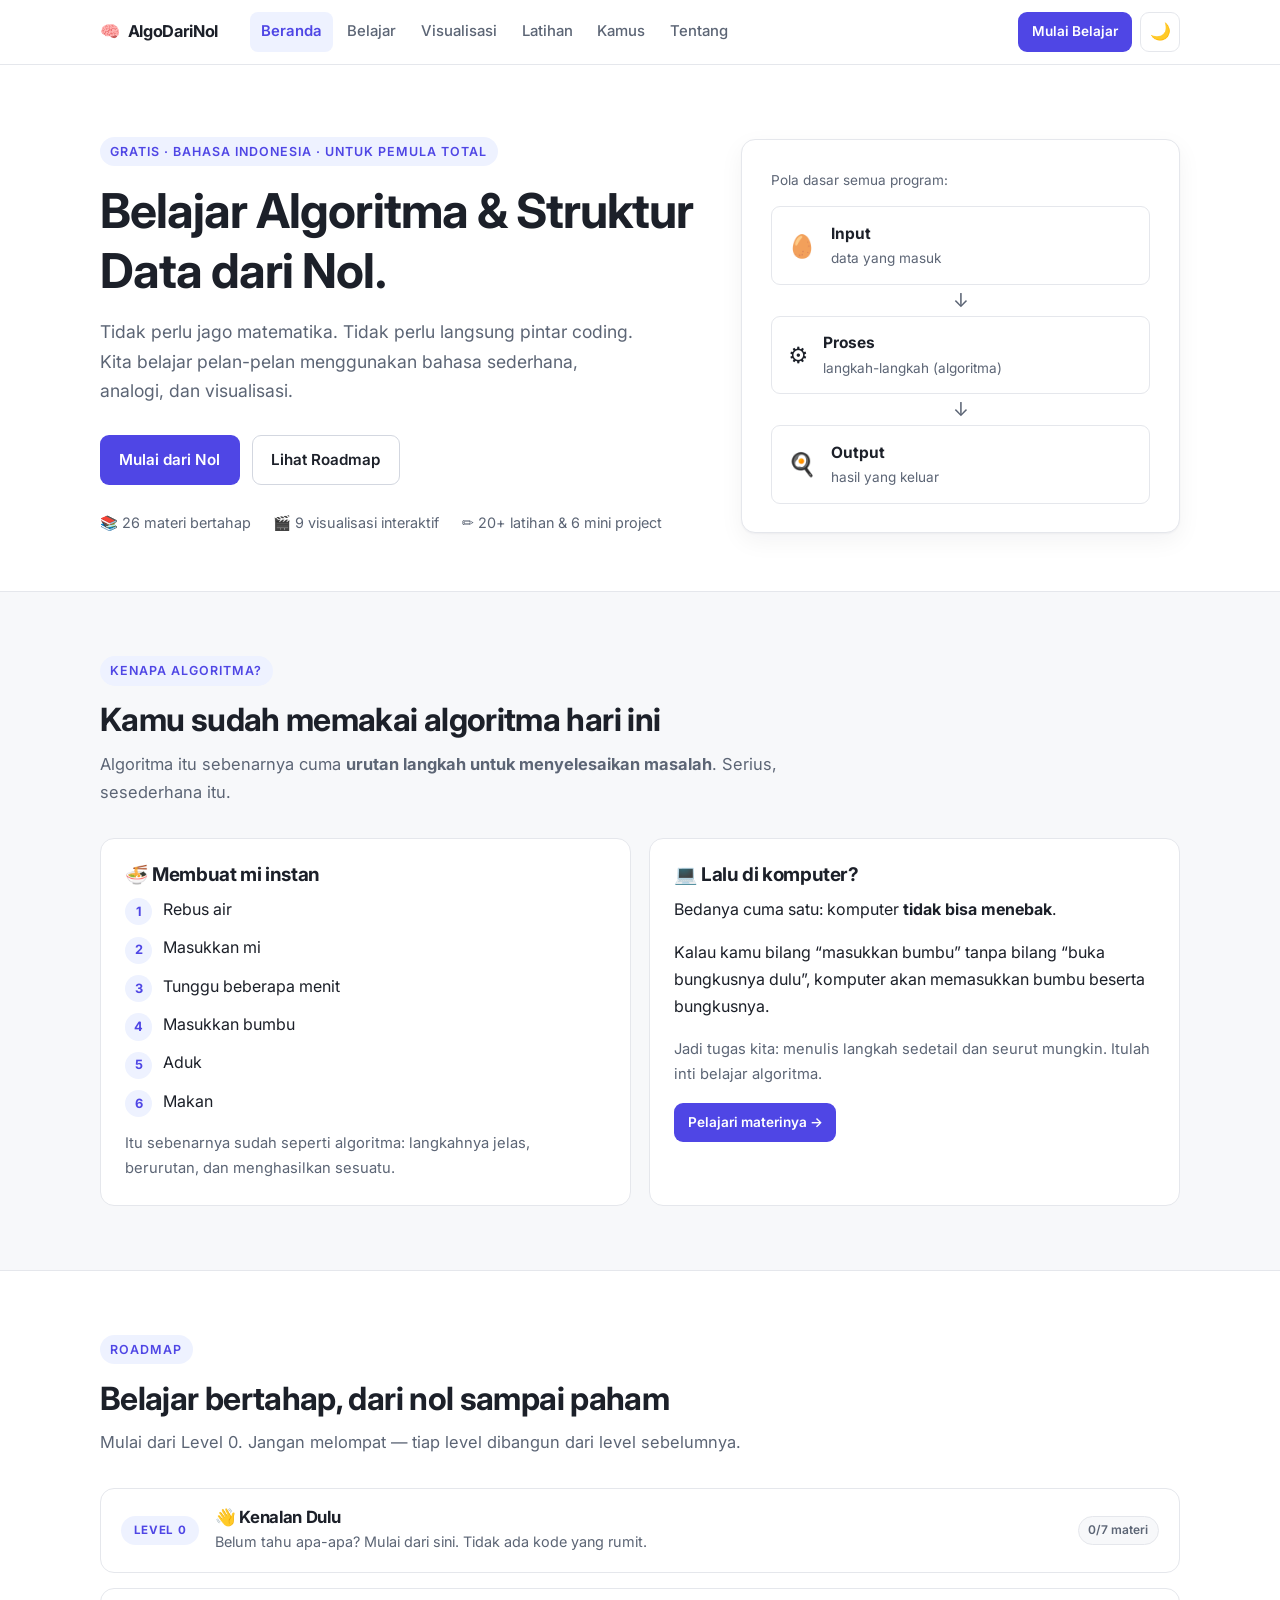
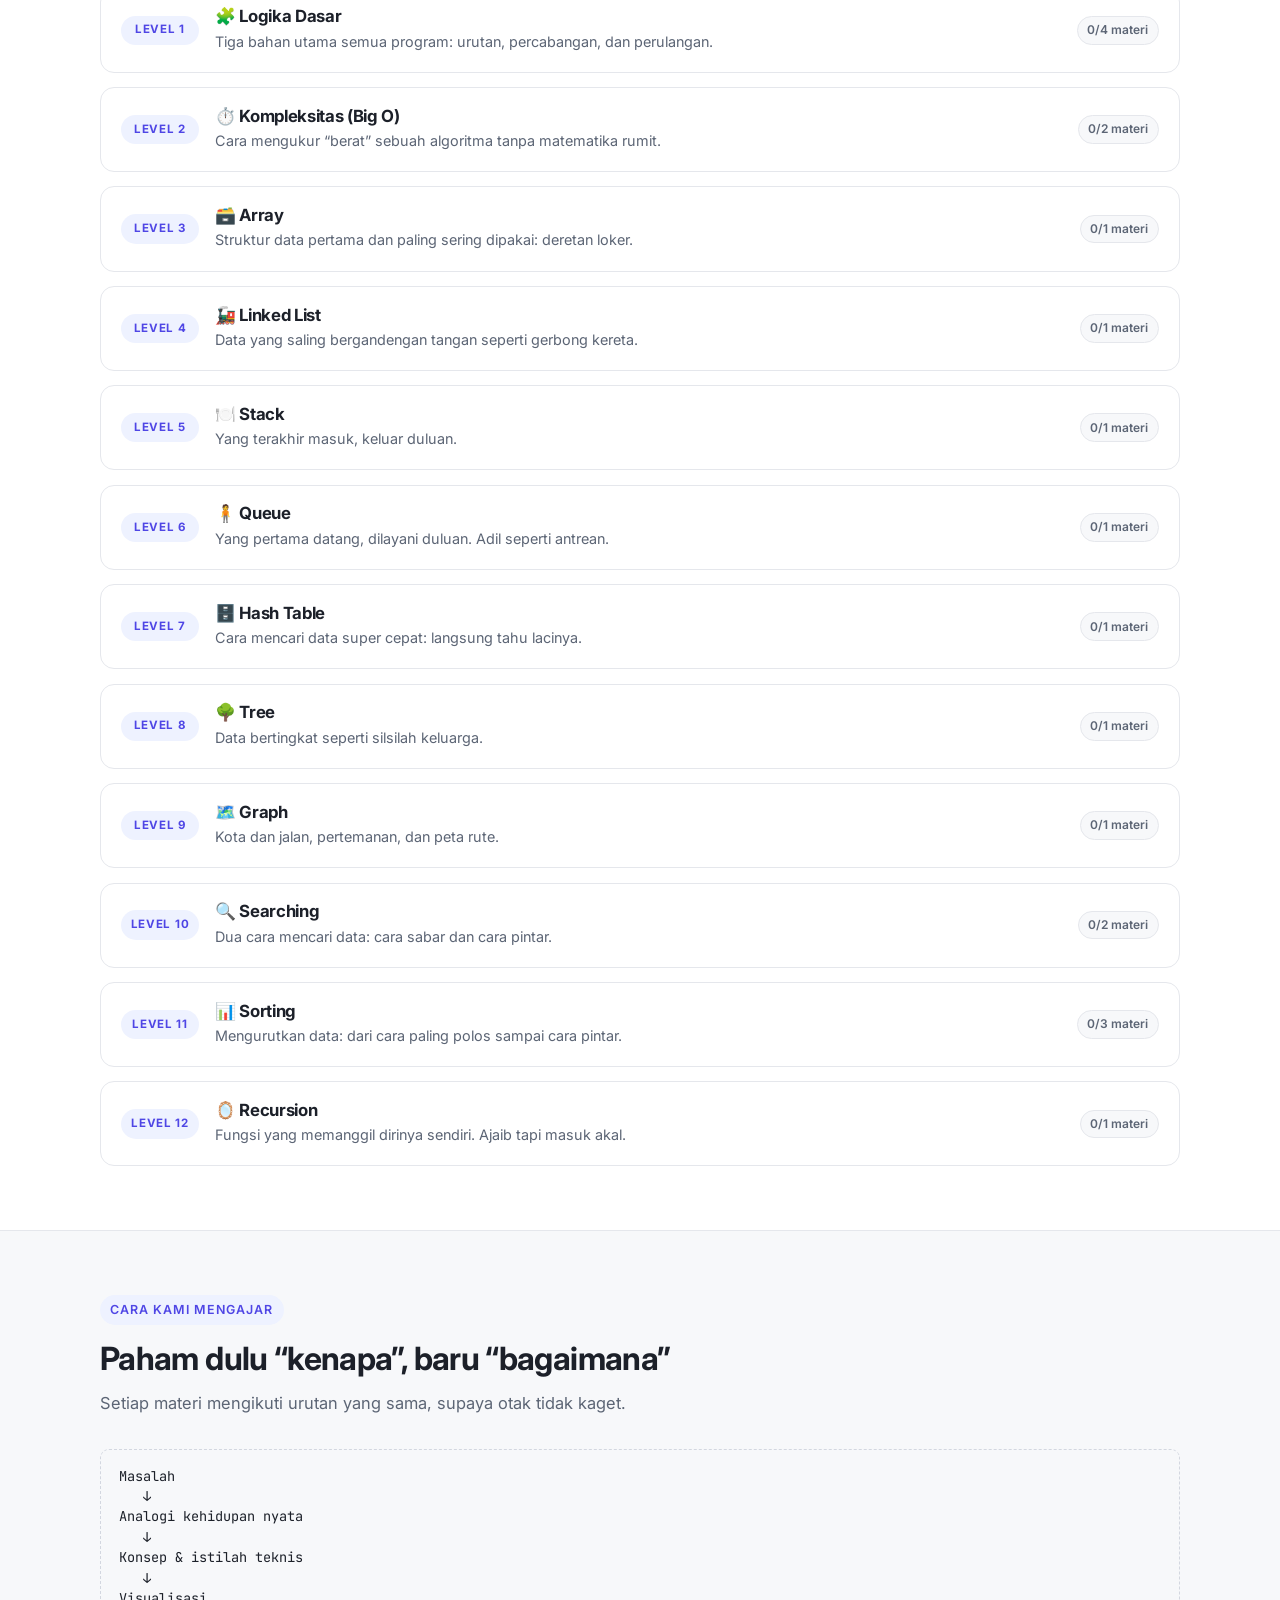
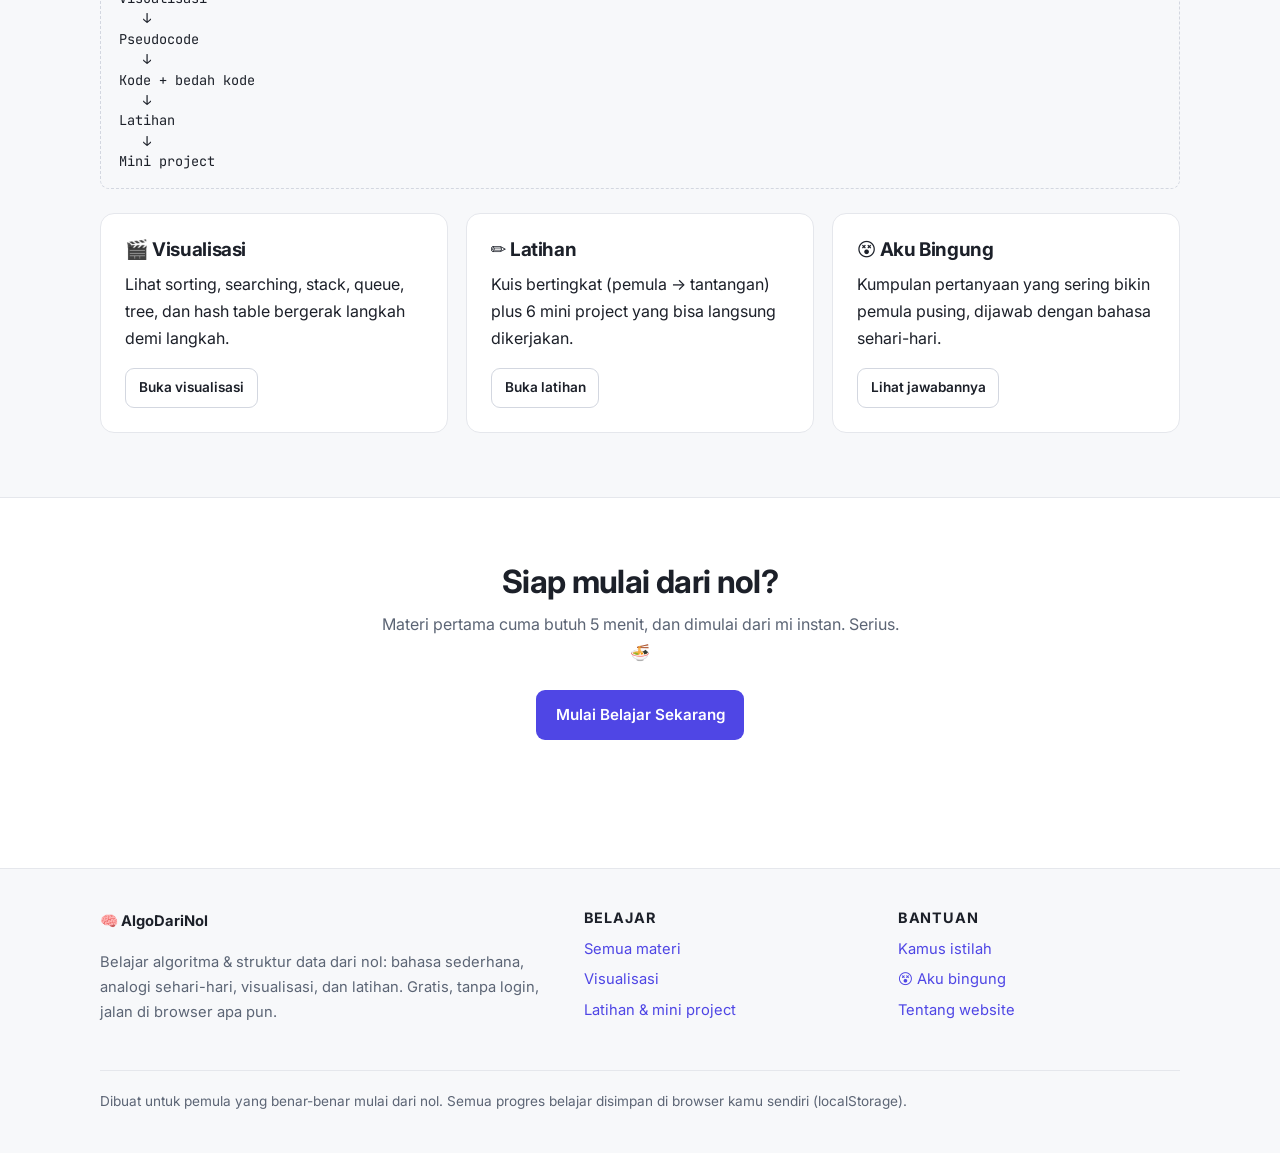
<file: index.html>
<!doctype html>
<html lang="id" data-theme="light">
  <head>
    <meta charset="UTF-8" />
    <meta name="viewport" content="width=device-width, initial-scale=1.0" />
    <title>Algoritma &amp; Struktur Data dari Nol</title>

    <meta
      name="description"
      content="Belajar algoritma dan struktur data dari nol dengan bahasa sederhana, analogi kehidupan sehari-hari, visualisasi interaktif, dan latihan."
    />
    <meta name="author" content="AlgoDariNol" />
    <meta name="theme-color" content="#4f46e5" />

    <!-- Open Graph / social preview -->
    <meta property="og:type" content="website" />
    <meta property="og:title" content="Algoritma & Struktur Data dari Nol" />
    <meta
      property="og:description"
      content="Tidak perlu jago matematika. Belajar algoritma & struktur data pelan-pelan lewat analogi, visualisasi, dan latihan interaktif."
    />
    <meta property="og:locale" content="id_ID" />
    <meta name="twitter:card" content="summary_large_image" />

    <link rel="icon" href="assets/favicon.svg" type="image/svg+xml" />
    <link
      rel="preconnect"
      href="https://fonts.gstatic.com"
      crossorigin
    />
    <link
      href="https://fonts.googleapis.com/css2?family=Inter:wght@400;500;600;700&family=JetBrains+Mono:wght@400;500&display=swap"
      rel="stylesheet"
    />
    <link rel="stylesheet" href="./css/style.css" />

    <script>
      // Dipakai untuk mendeteksi kegagalan memuat file JavaScript di hosting.
      window.__ALGODARINOL_SIAP = false;

      // Terapkan tema sebelum halaman digambar supaya tidak "berkedip" putih.
      (function () {
        try {
          // Nilainya disimpan dalam bentuk JSON, jadi tanda kutipnya dibuang dulu.
          var simpan = (localStorage.getItem("algodarinol:tema") || "").replace(/"/g, "");
          if (simpan === "dark" || simpan === "light") {
            document.documentElement.setAttribute("data-theme", simpan);
          }
        } catch (e) {
          /* localStorage bisa diblokir, abaikan saja */
        }
      })();
    </script>
  </head>

  <body>
    <a class="skip-link" href="#konten">Lompat ke konten utama</a>

    <!-- Navbar diisi oleh js/script.js supaya sama di semua halaman -->
    <header id="site-header" class="site-header"></header>

    <!--
      Konten awal sengaja tidak kosong. Kalau modul JavaScript gagal dimuat,
      pengunjung tetap melihat status, bukan layar putih tanpa penjelasan.
    -->
    <main id="konten" class="app-main" tabindex="-1">
      <section style="max-width:720px;margin:0 auto;padding:72px 20px;text-align:center">
        <p style="font-size:40px;margin:0 0 12px" aria-hidden="true">🧠</p>
        <h1 style="font:700 28px/1.3 system-ui,sans-serif;margin:0 0 12px">
          AlgoDariNol sedang dimuat…
        </h1>
        <p style="font:400 16px/1.7 system-ui,sans-serif;color:#5c6575;margin:0">
          Menyiapkan materi dan visualisasi interaktif.
        </p>
      </section>
    </main>

    <footer id="site-footer" class="site-footer"></footer>

    <noscript>
      <div style="max-width:720px;margin:24px auto;padding:20px;border:1px solid #e5e7eb;font-family:system-ui,sans-serif">
        JavaScript sedang dinonaktifkan. Aktifkan JavaScript agar materi dan visualisasi bisa dibuka.
      </div>
    </noscript>

    <script type="module" src="./js/script.js"></script>
    <script>
      // Module lokal biasanya selesai dalam hitungan milidetik. Jika delapan
      // detik belum siap, kemungkinan folder js/ tidak ikut ter-upload.
      window.setTimeout(function () {
        if (window.__ALGODARINOL_SIAP) return;

        var konten = document.getElementById("konten");
        if (!konten) return;

        konten.innerHTML =
          '<section style="max-width:720px;margin:0 auto;padding:64px 20px;font-family:system-ui,sans-serif">' +
          '<p style="font-size:36px;margin:0 0 12px" aria-hidden="true">⚠️</p>' +
          '<h1 style="font-size:28px;line-height:1.3;margin:0 0 12px">Website belum berhasil dimuat</h1>' +
          '<p style="line-height:1.7;color:#5c6575">File JavaScript tidak ditemukan atau tidak ikut dipublikasikan. ' +
          'Pastikan folder <code>js</code>, <code>css</code>, dan <code>assets</code> berada satu tingkat dengan <code>index.html</code>. ' +
          'Untuk GitHub Pages, gunakan workflow deployment yang tersedia di folder <code>.github/workflows</code>.</p>' +
          '<button type="button" onclick="location.reload()" style="padding:11px 18px;border:0;border-radius:8px;background:#4f46e5;color:white;font:600 15px system-ui;cursor:pointer">Muat ulang</button>' +
          '</section>';
      }, 8000);
    </script>
  </body>
</html>
</file>
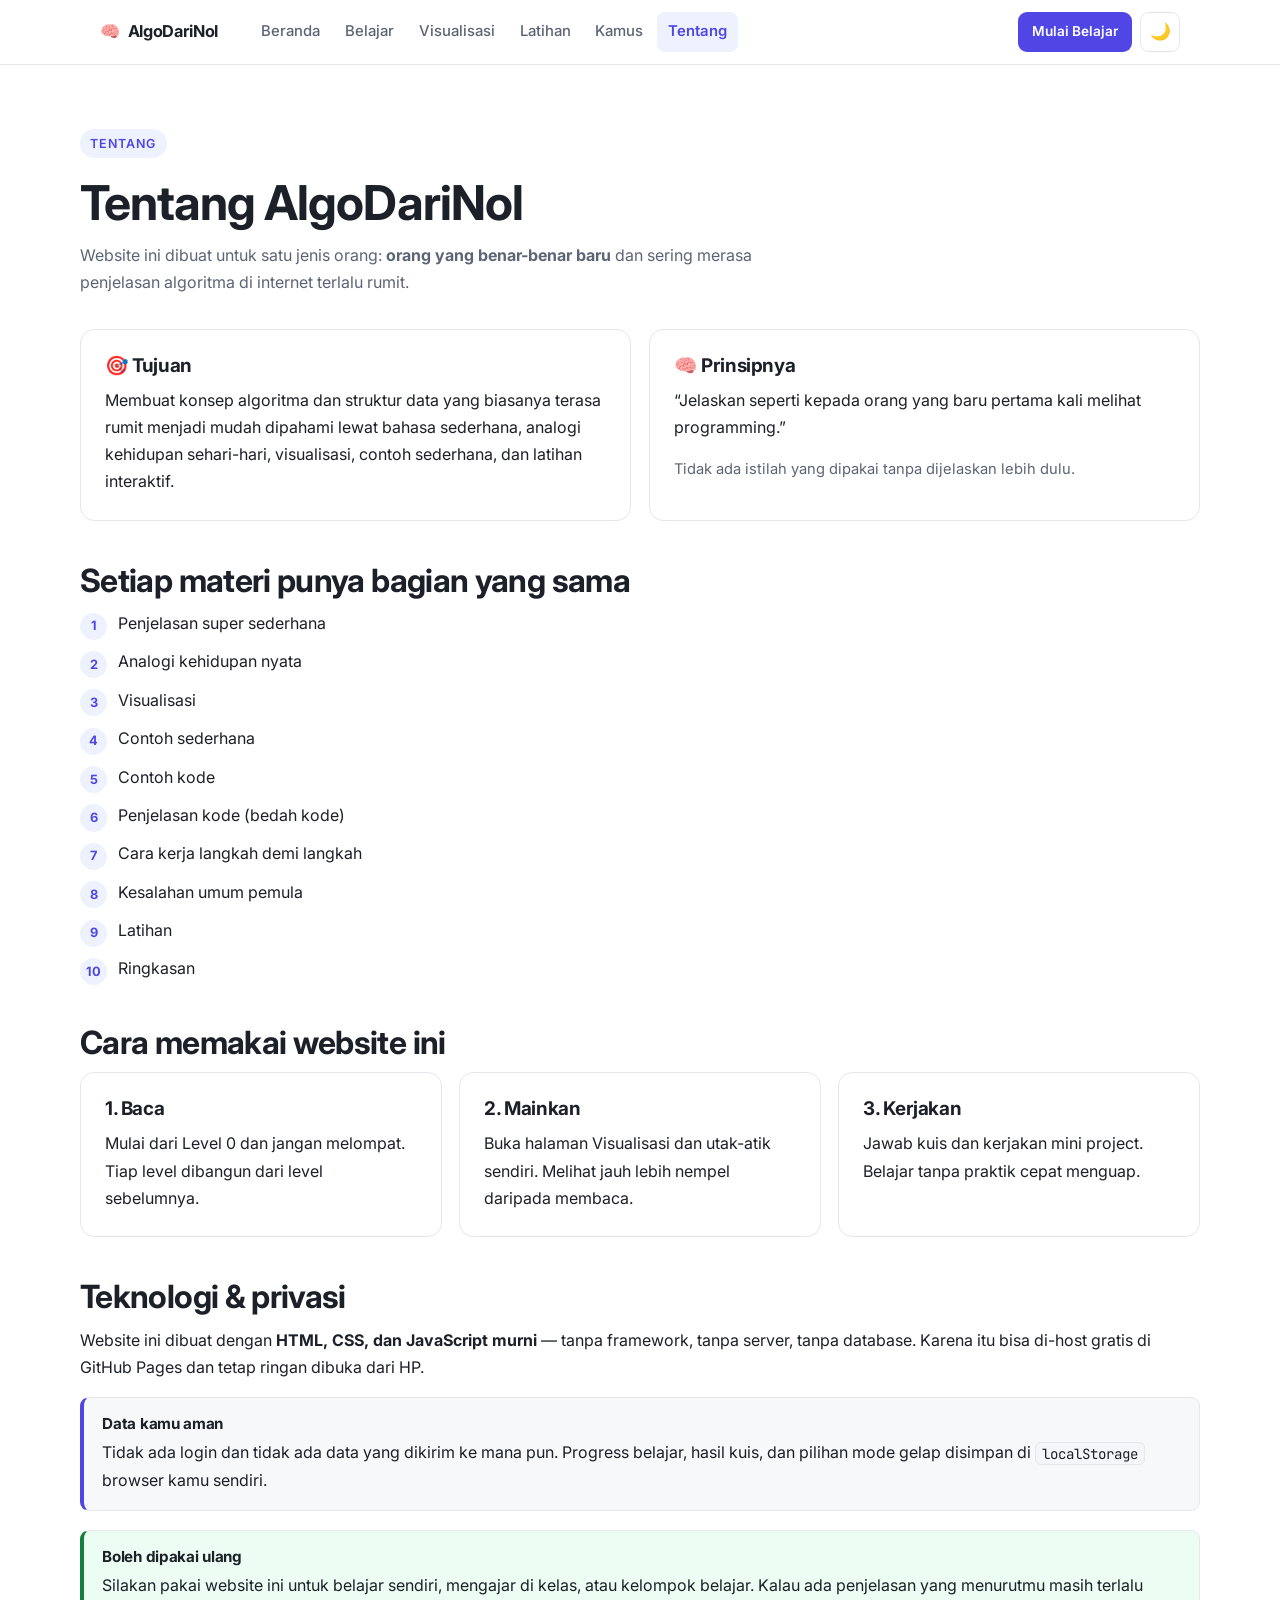
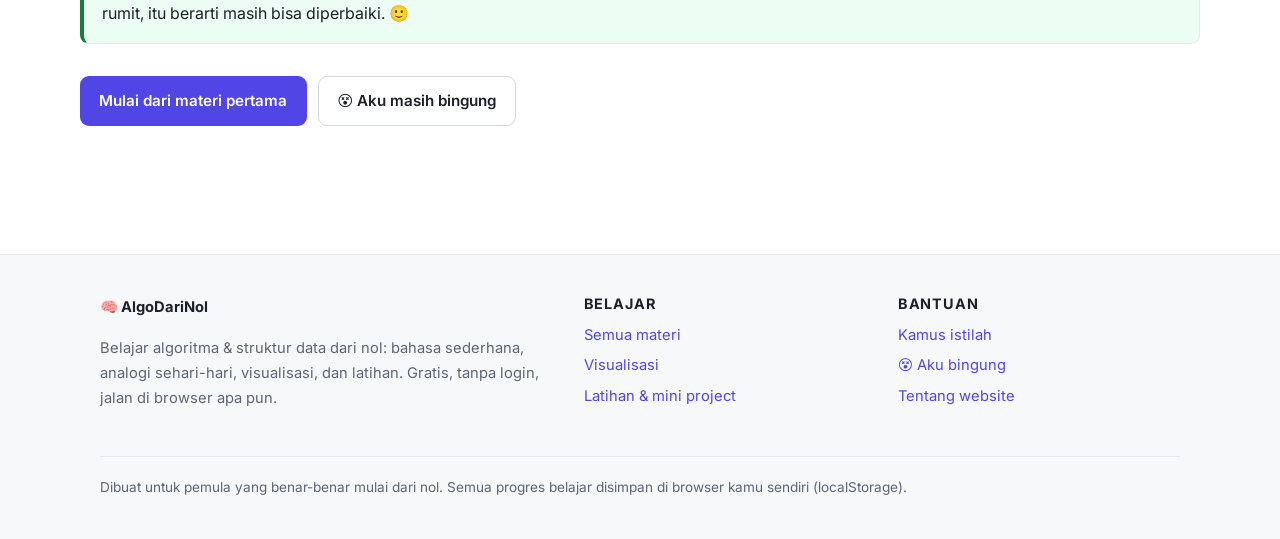
<file: about.html>
<!doctype html>
<html lang="id">
  <head>
    <meta charset="UTF-8" />
    <meta name="viewport" content="width=device-width, initial-scale=1.0" />
    <title>Tentang — AlgoDariNol</title>
    <meta name="description" content="Tentang website belajar algoritma dan struktur data dari nol untuk pemula total." />
    <meta http-equiv="refresh" content="0; url=index.html#/tentang" />
    <link rel="canonical" href="index.html#/tentang" />
  </head>
  <body>
    <p>Membuka halaman tentang… <a href="index.html#/tentang">Klik di sini kalau tidak berpindah otomatis.</a></p>
    <script>
      location.replace("index.html#/tentang");
    </script>
  </body>
</html>
</file>
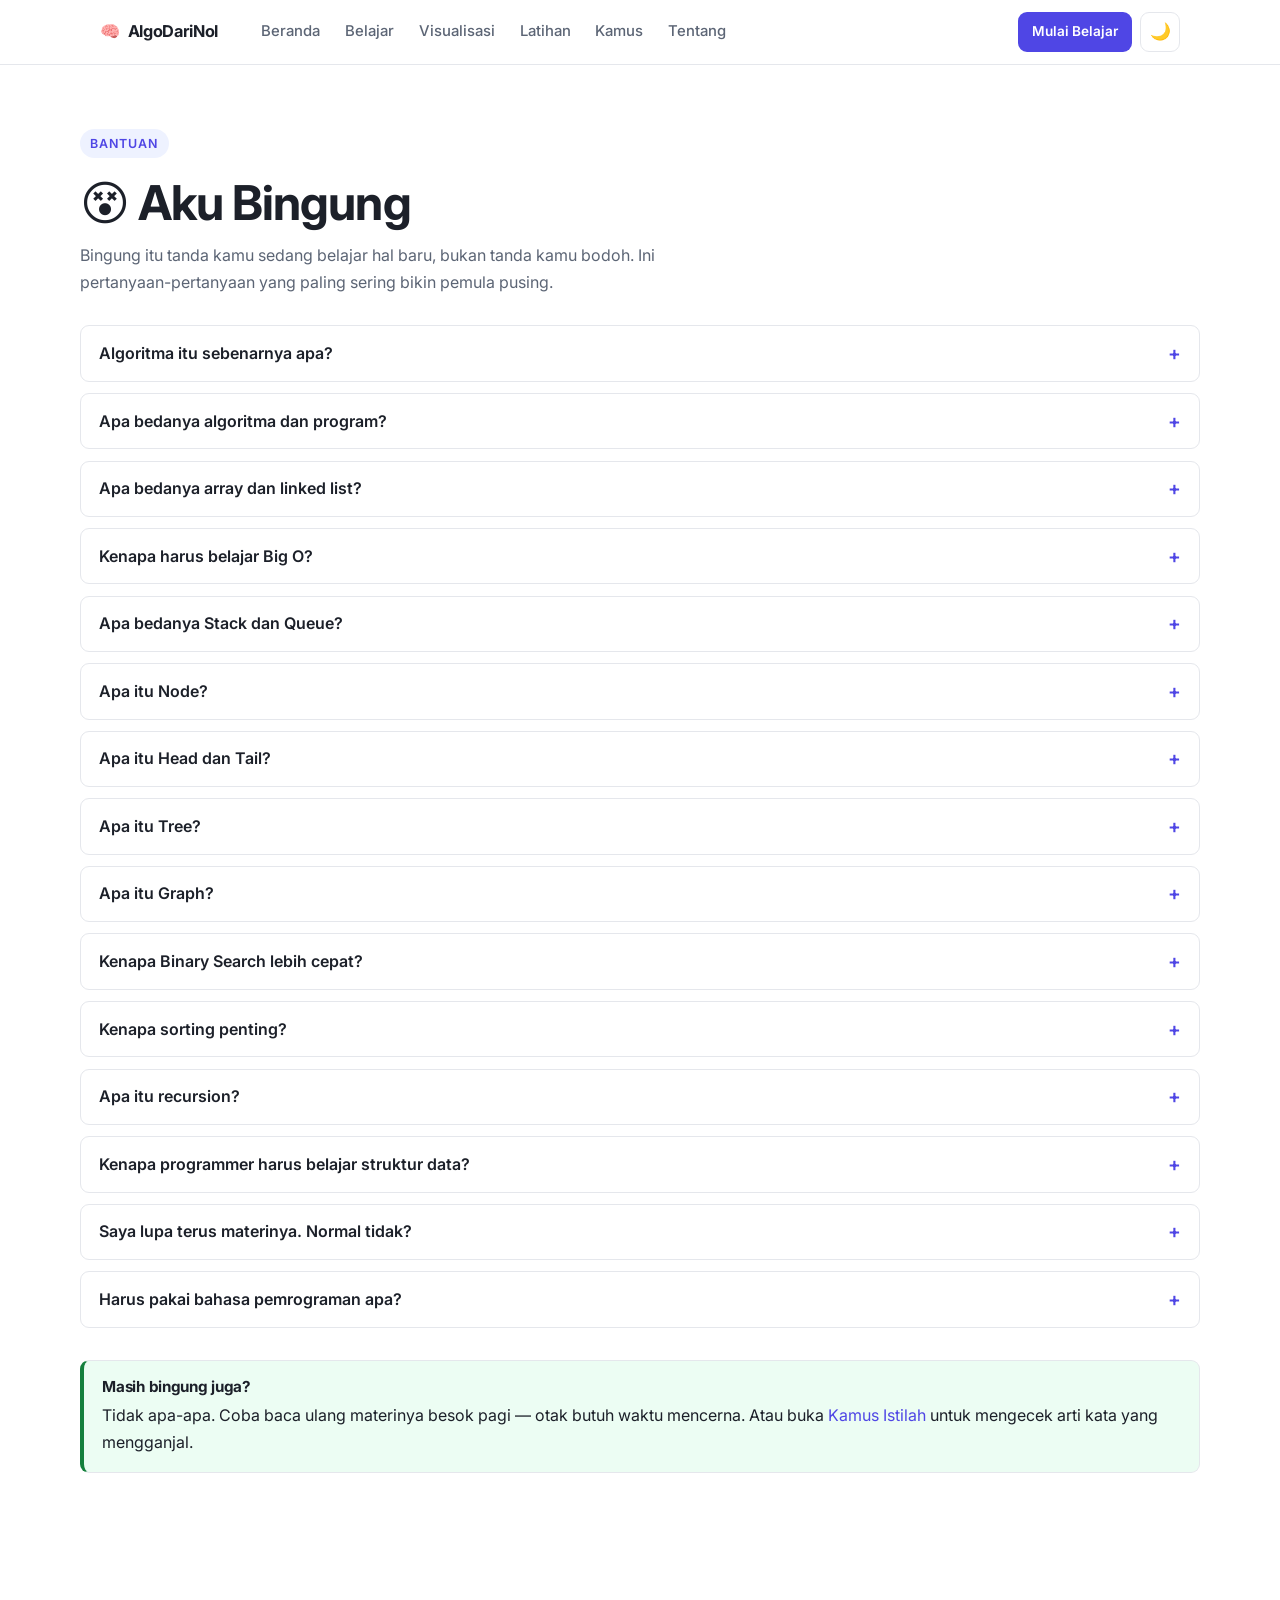
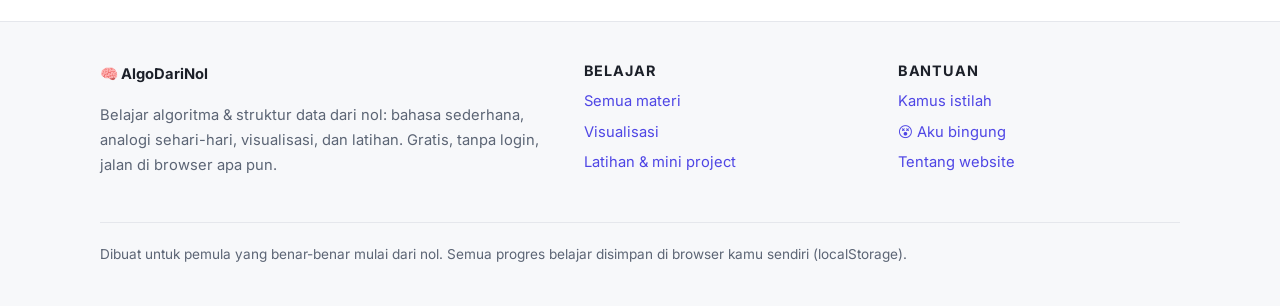
<file: bingung.html>
<!doctype html>
<html lang="id">
  <head>
    <meta charset="UTF-8" />
    <meta name="viewport" content="width=device-width, initial-scale=1.0" />
    <title>Aku Bingung — AlgoDariNol</title>
    <meta name="description" content="Pertanyaan yang sering bikin pemula bingung soal algoritma dan struktur data, dijawab sesederhana mungkin." />
    <meta http-equiv="refresh" content="0; url=index.html#/bingung" />
    <link rel="canonical" href="index.html#/bingung" />
  </head>
  <body>
    <p>Membuka halaman “Aku Bingung”… <a href="index.html#/bingung">Klik di sini kalau tidak berpindah otomatis.</a></p>
    <script>
      location.replace("index.html#/bingung");
    </script>
  </body>
</html>
</file>
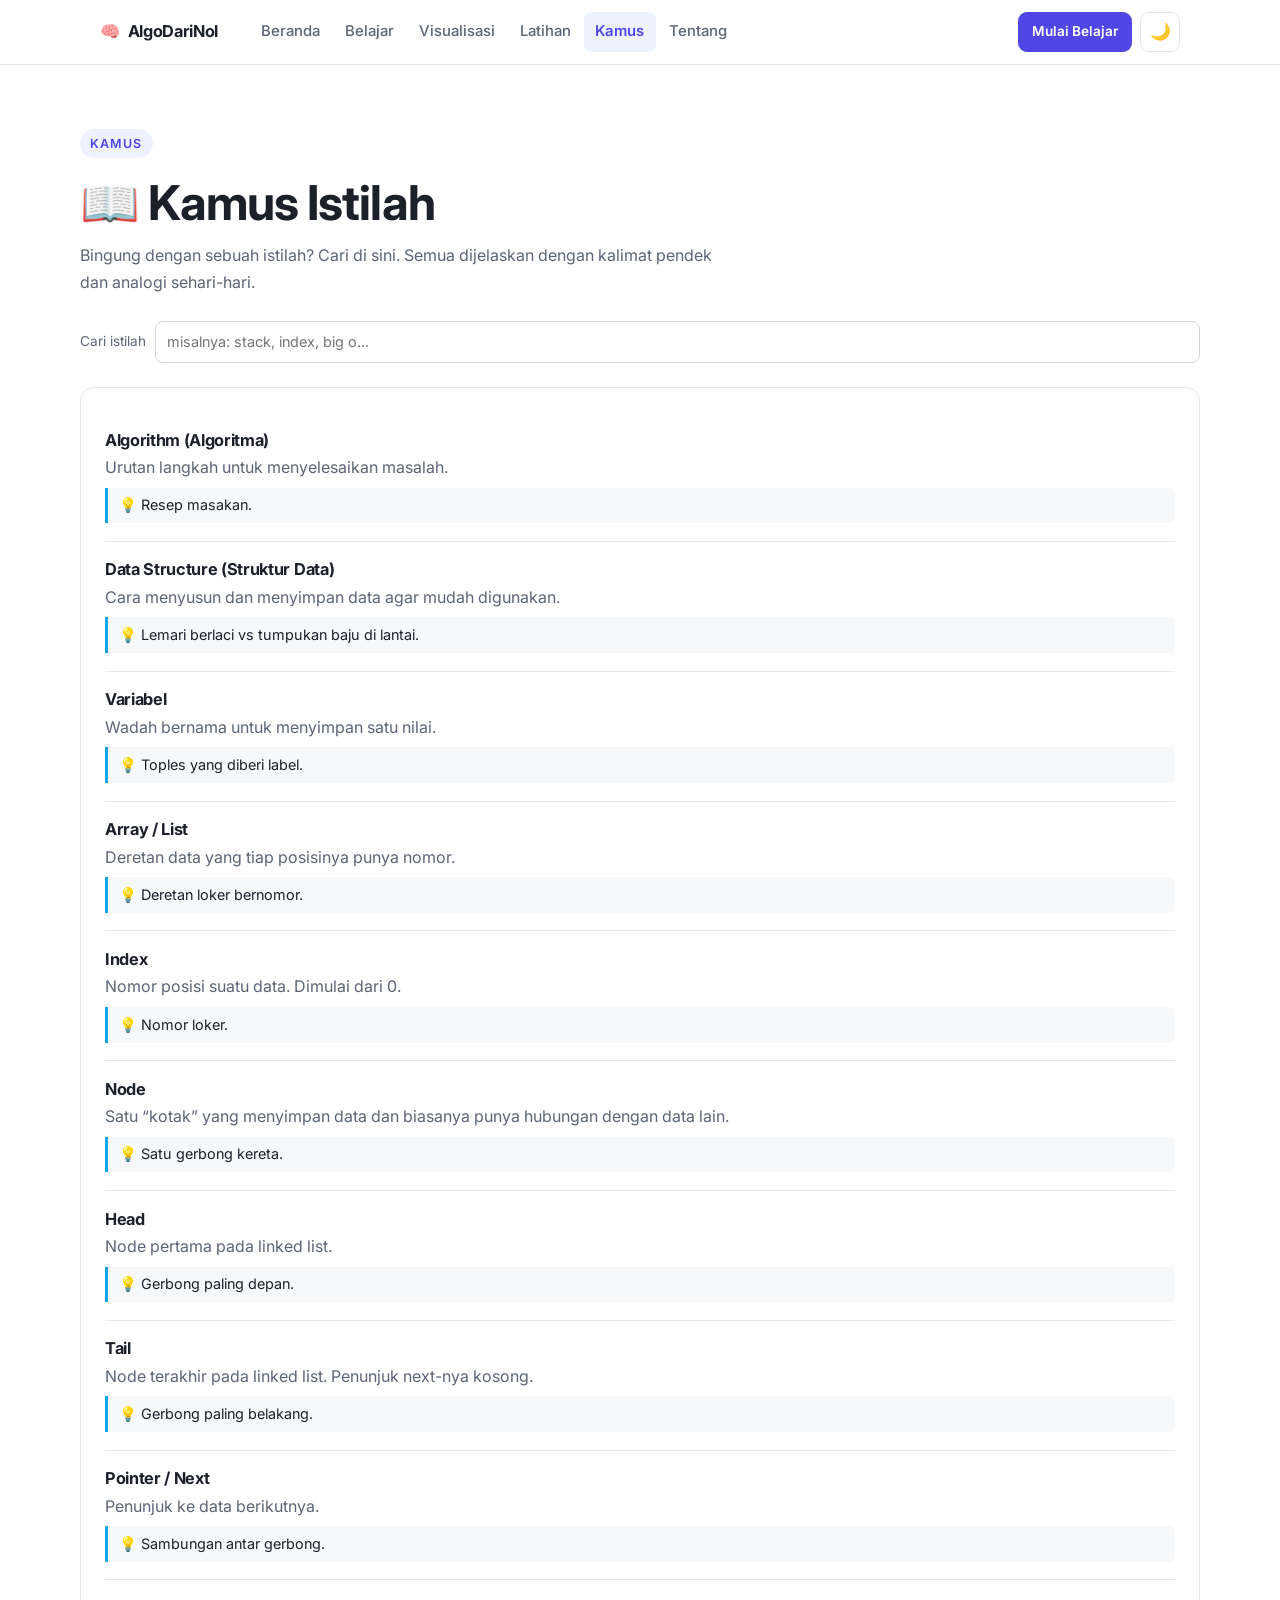
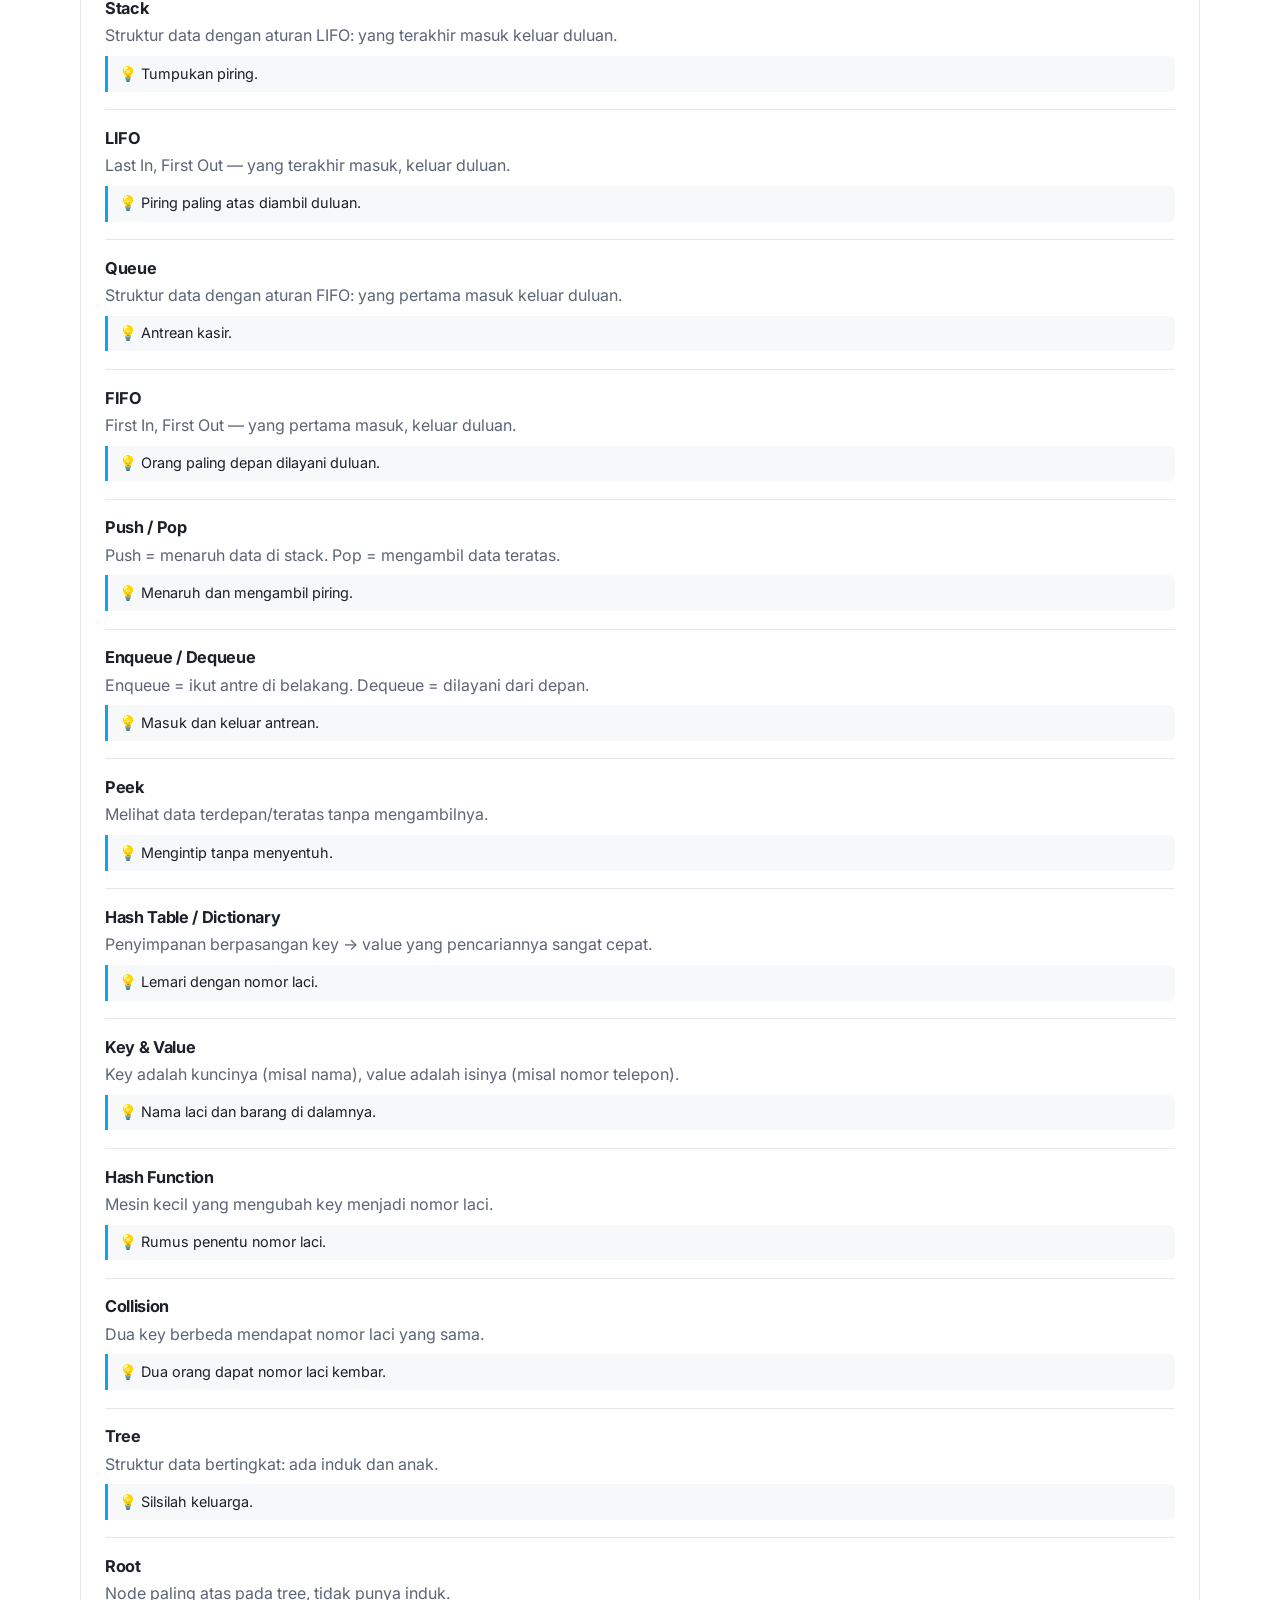
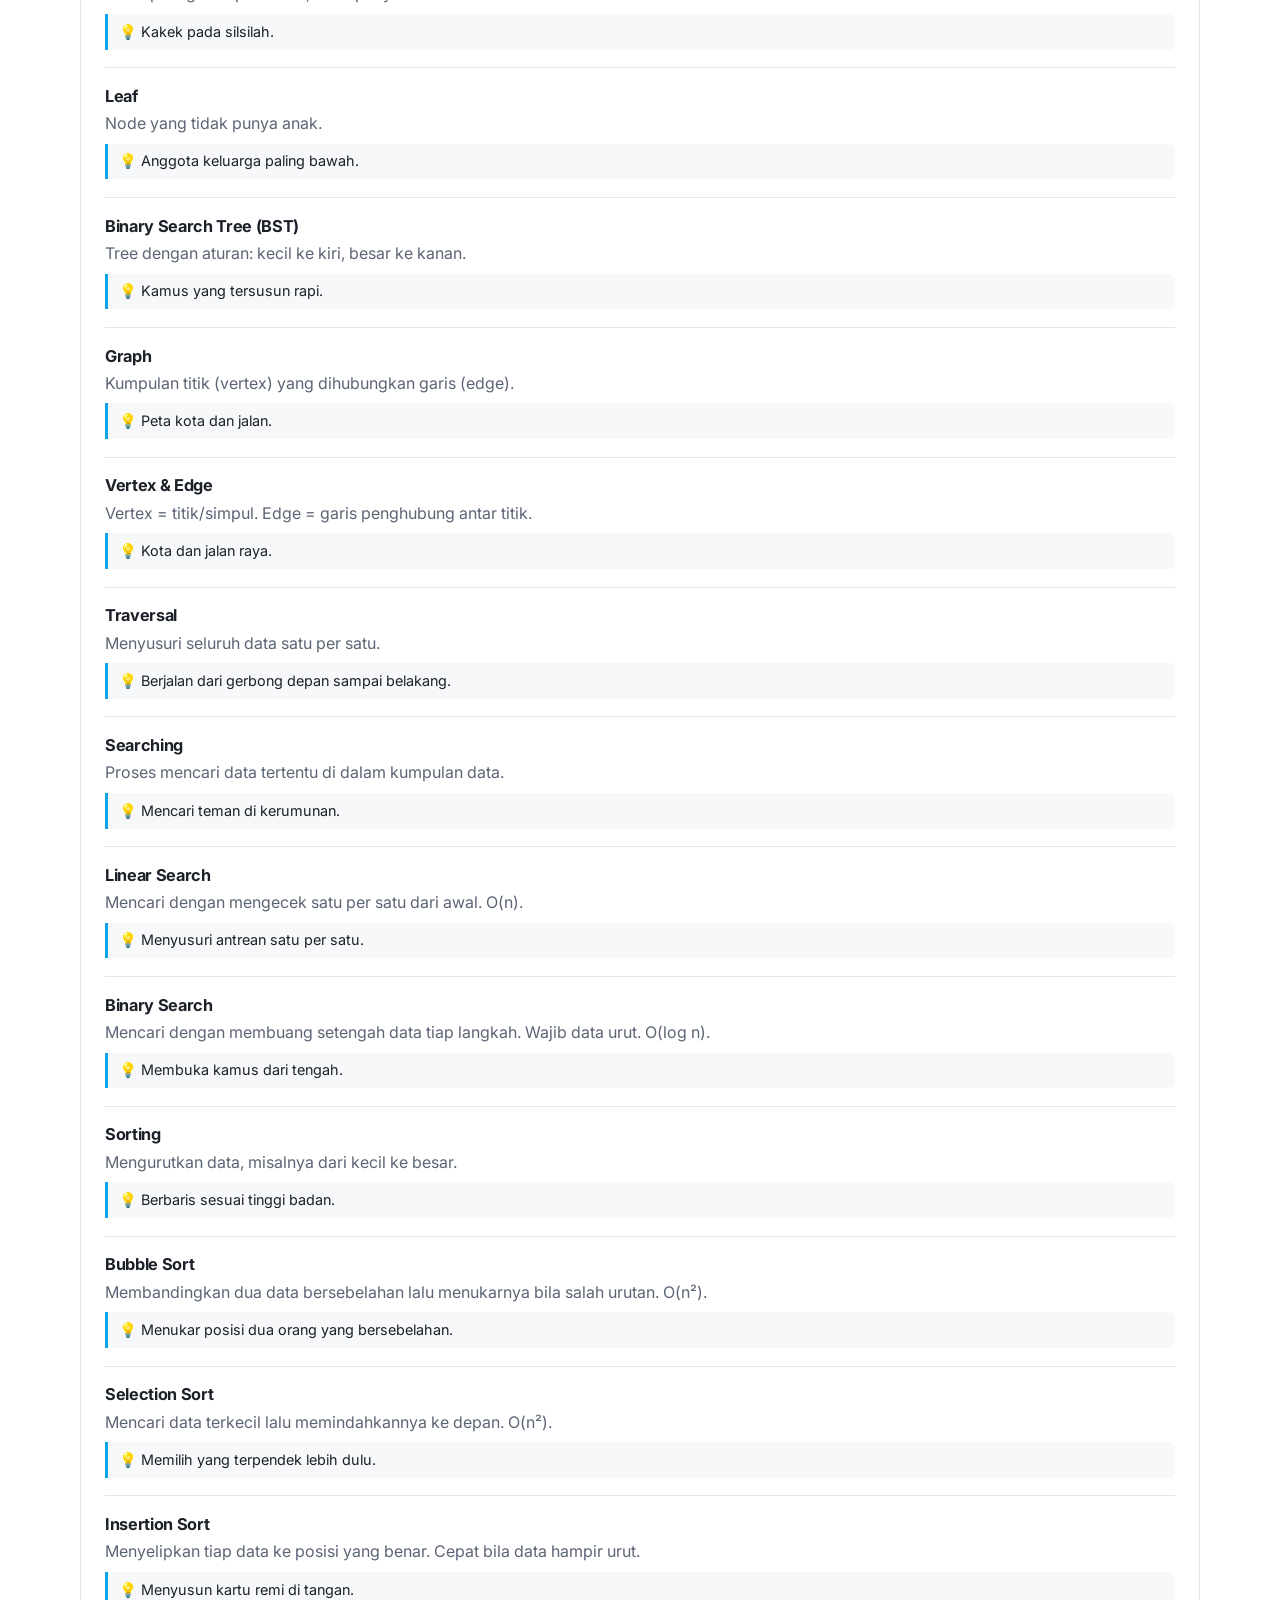
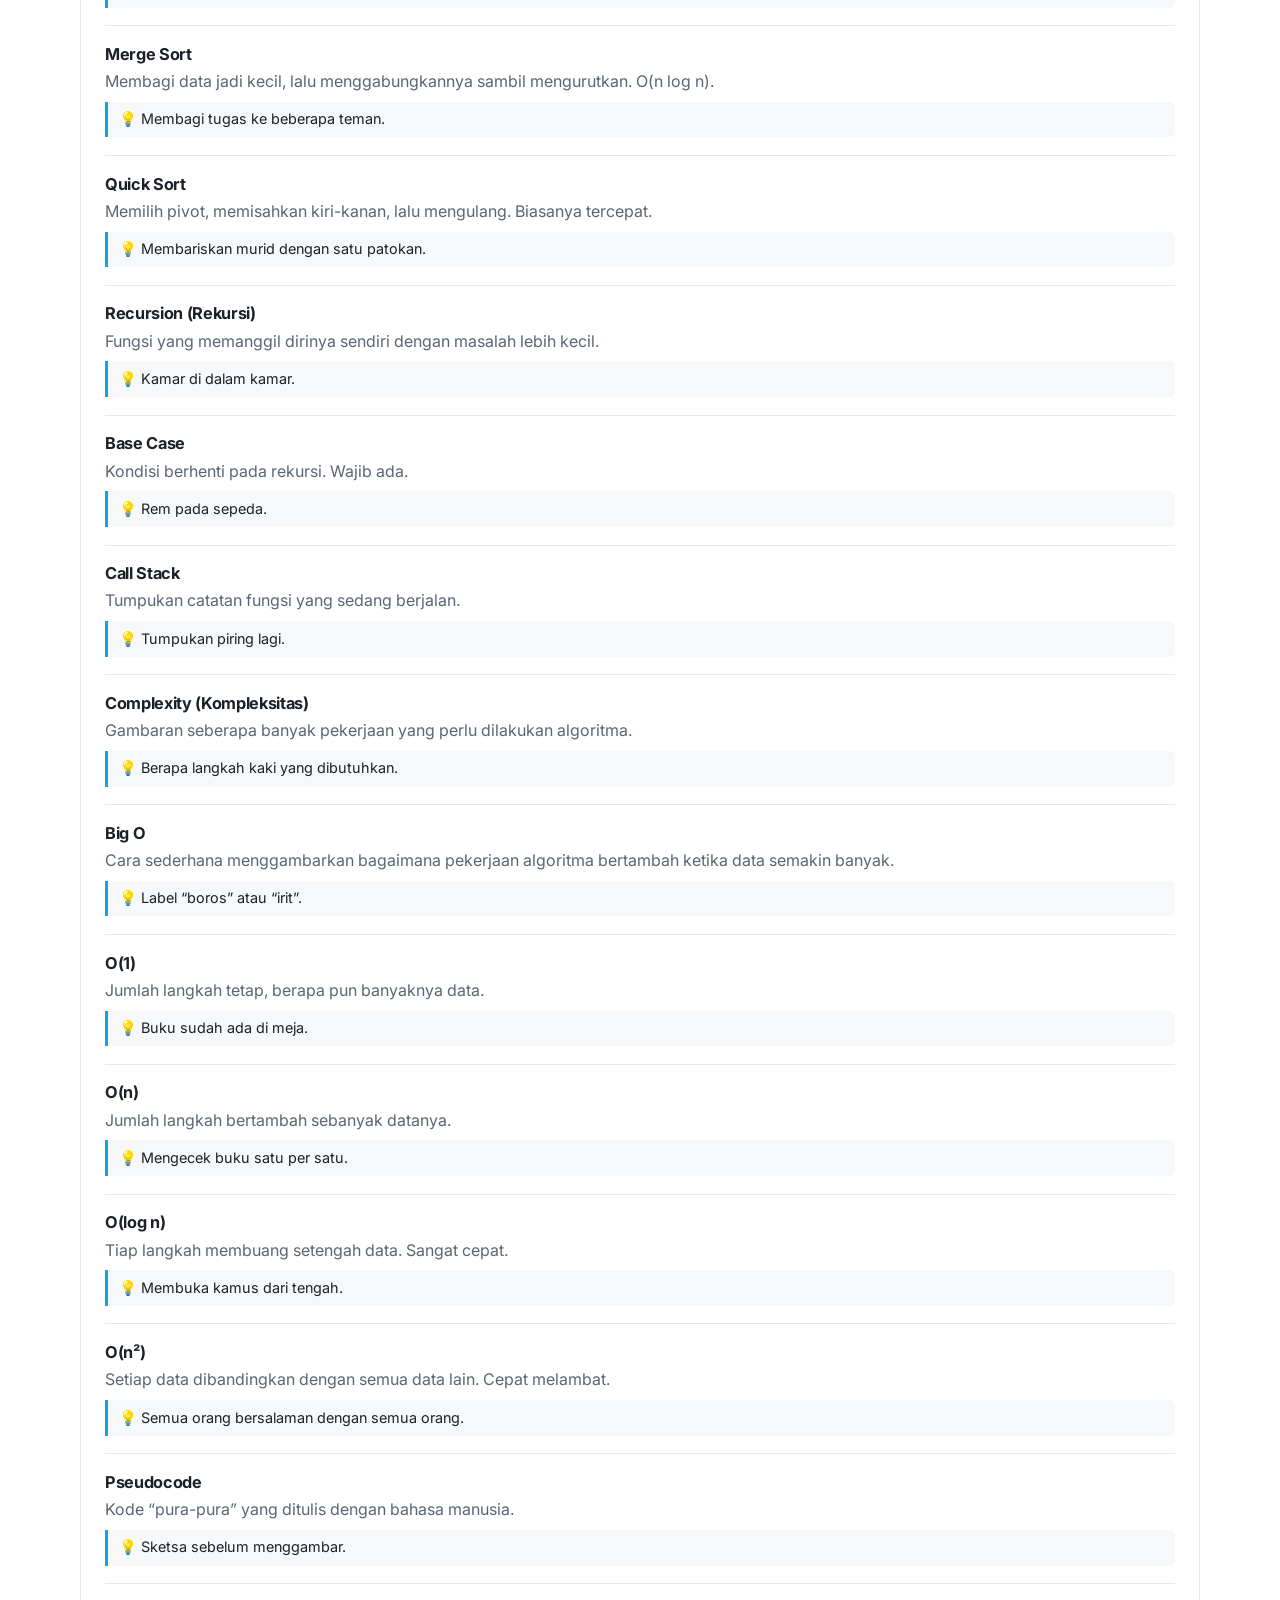
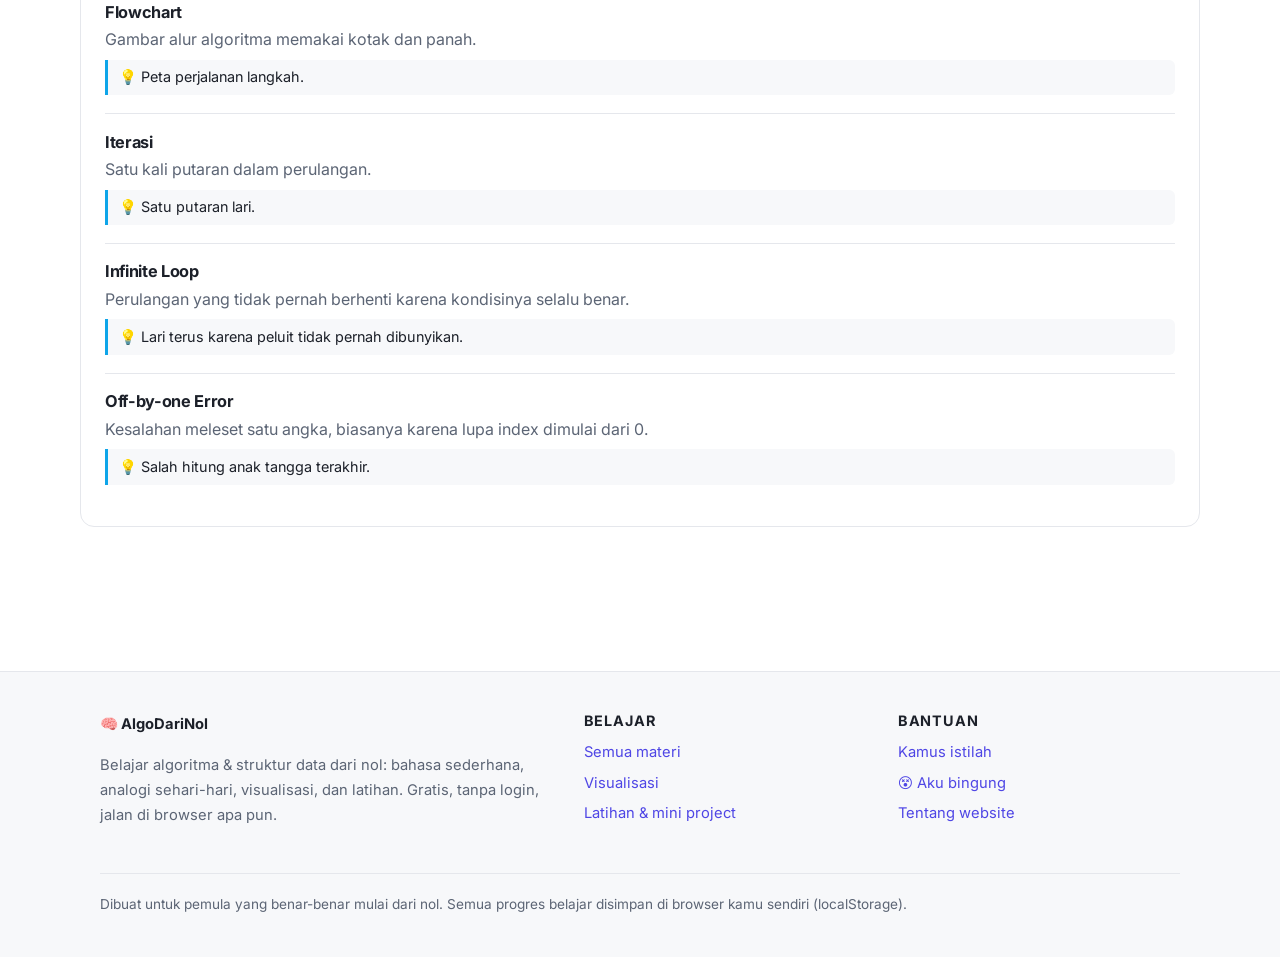
<file: glossary.html>
<!doctype html>
<html lang="id">
  <head>
    <meta charset="UTF-8" />
    <meta name="viewport" content="width=device-width, initial-scale=1.0" />
    <title>Kamus Istilah — AlgoDariNol</title>
    <meta name="description" content="Kamus istilah algoritma dan struktur data dengan penjelasan sederhana dan analogi." />
    <meta http-equiv="refresh" content="0; url=index.html#/kamus" />
    <link rel="canonical" href="index.html#/kamus" />
  </head>
  <body>
    <p>Membuka kamus istilah… <a href="index.html#/kamus">Klik di sini kalau tidak berpindah otomatis.</a></p>
    <script>
      location.replace("index.html#/kamus");
    </script>
  </body>
</html>
</file>
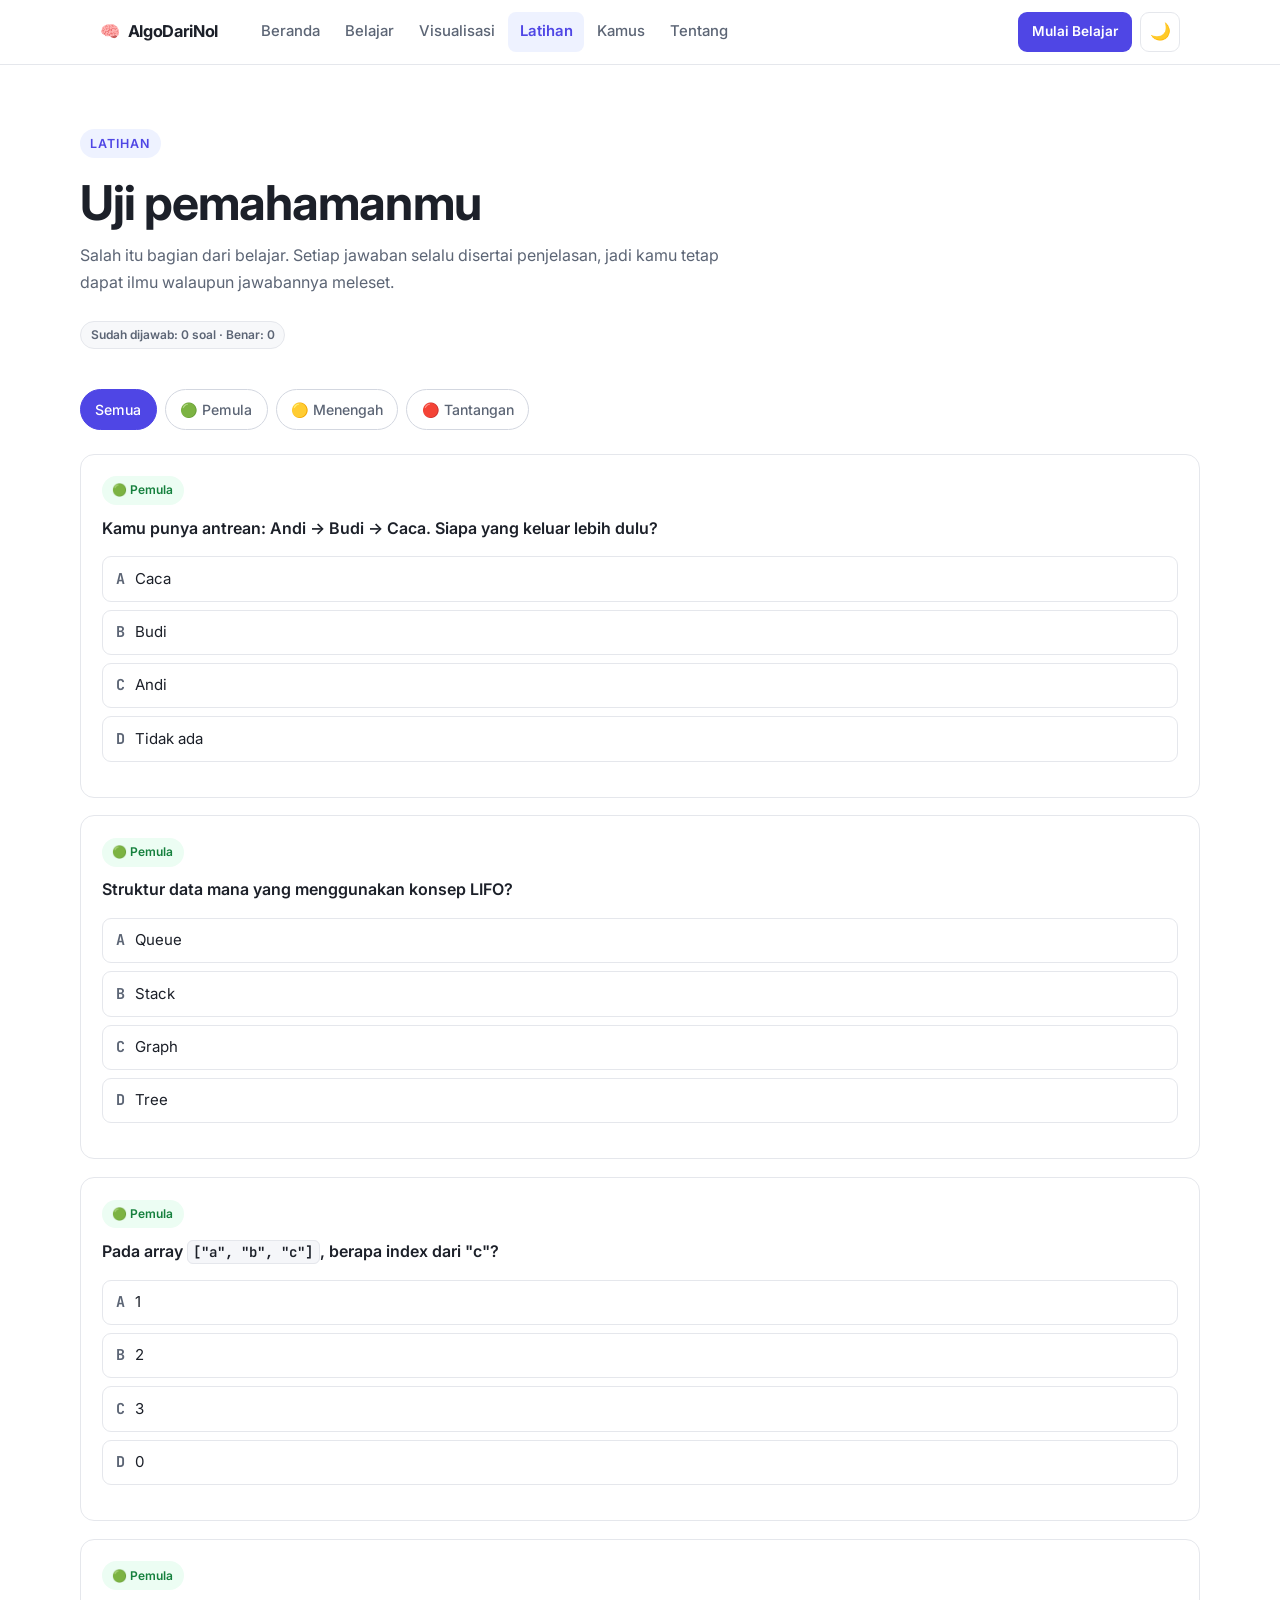
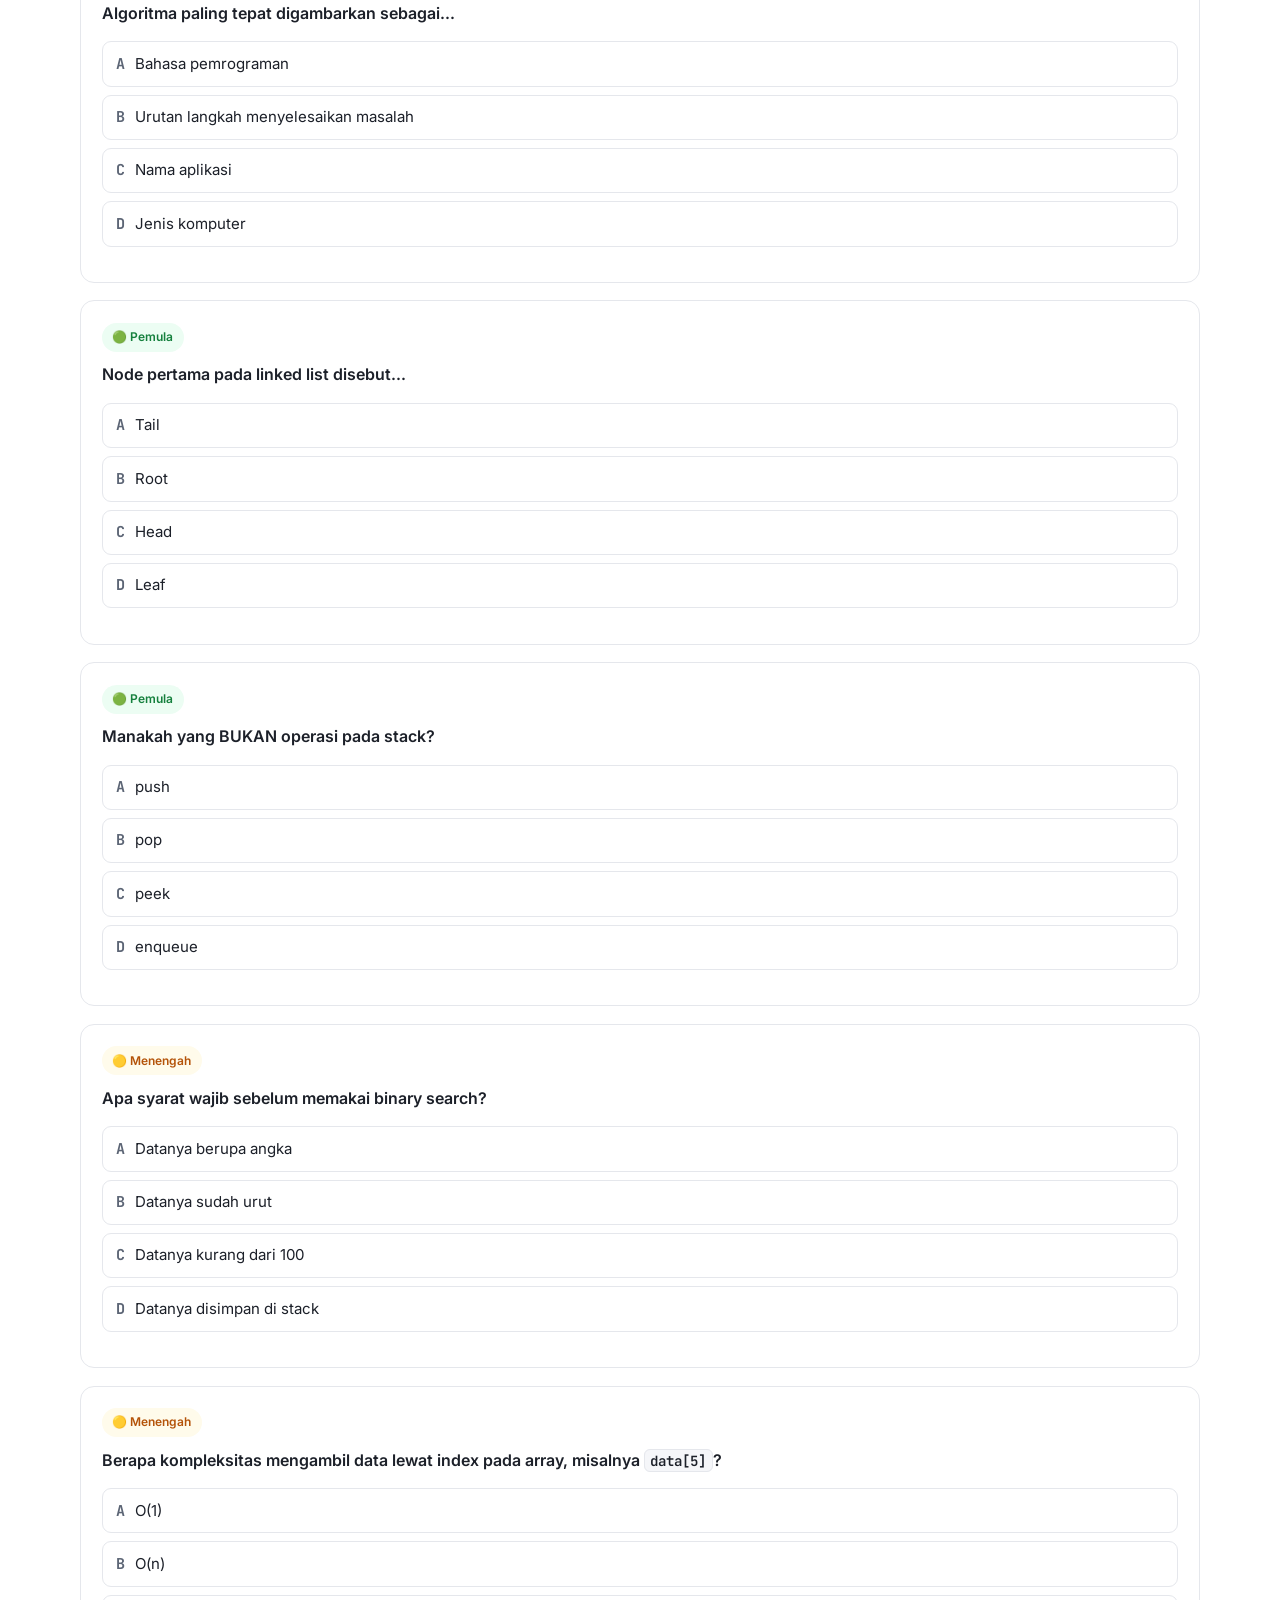
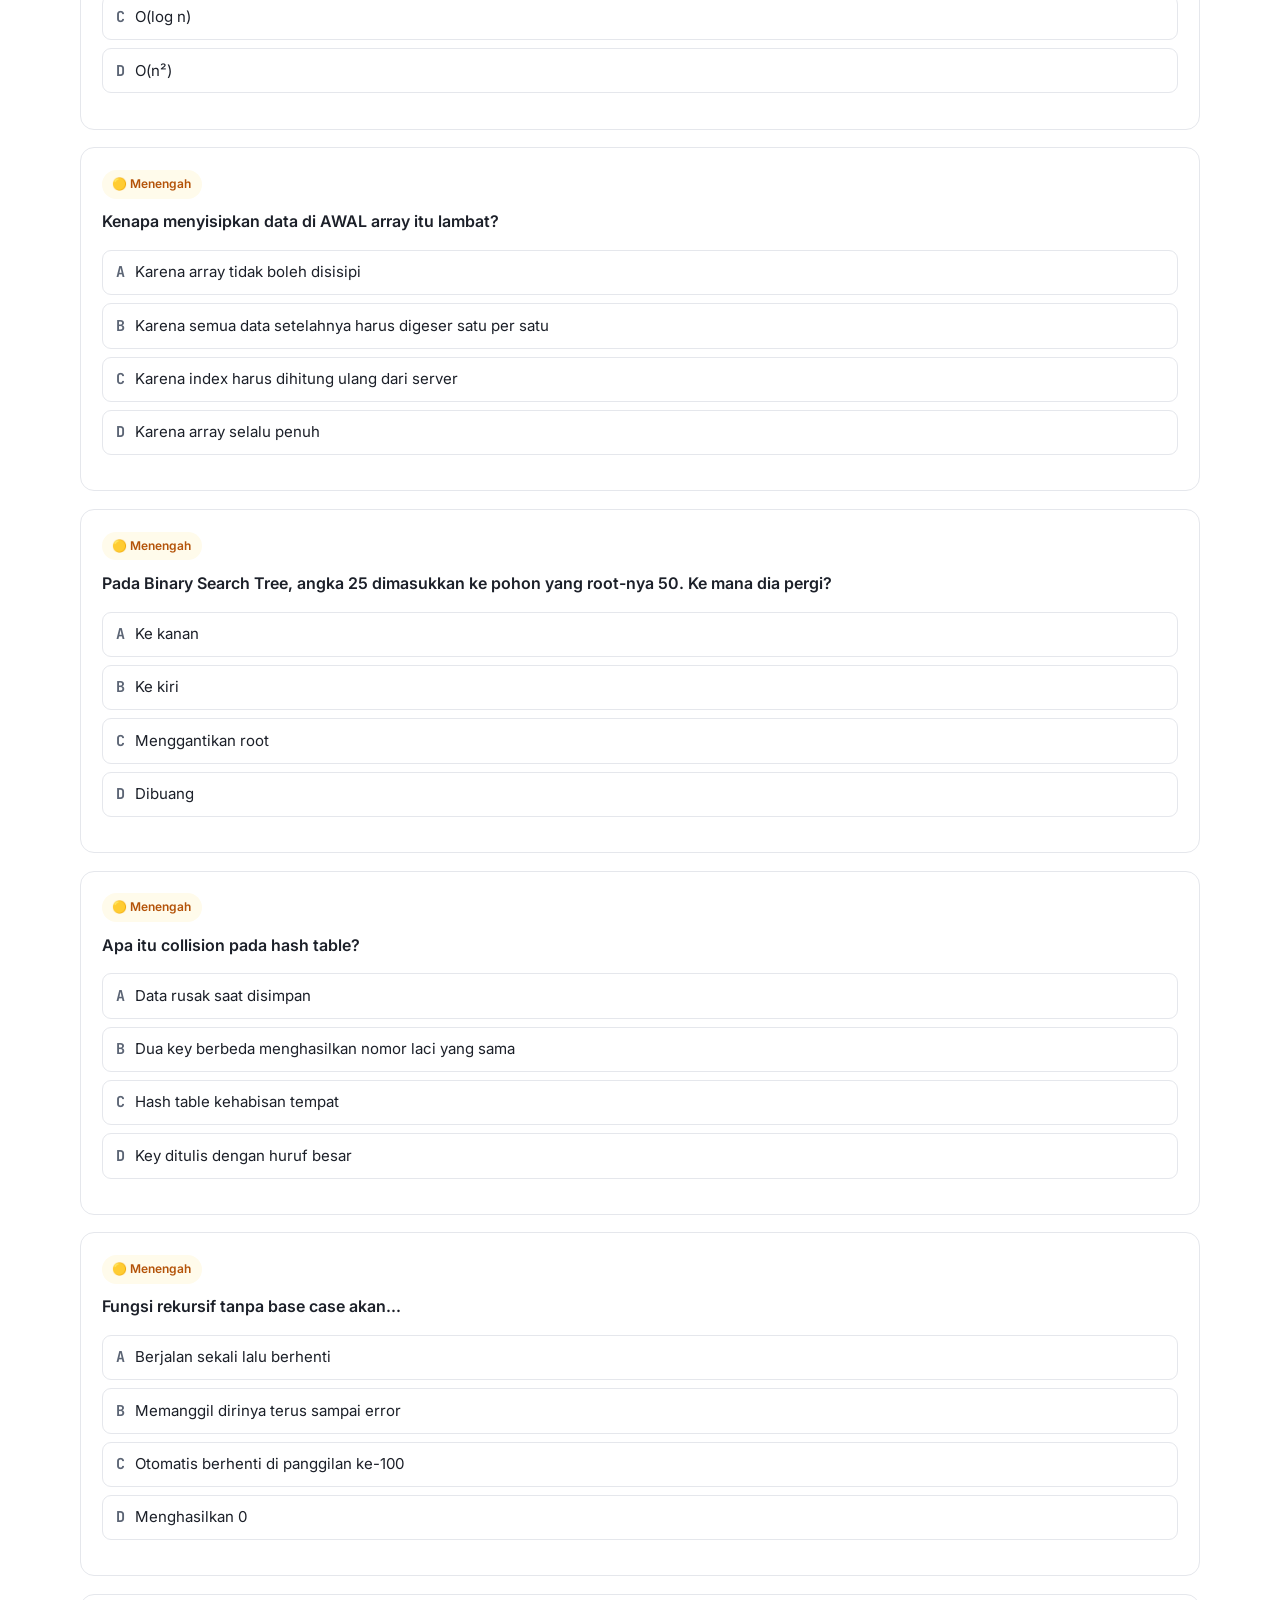
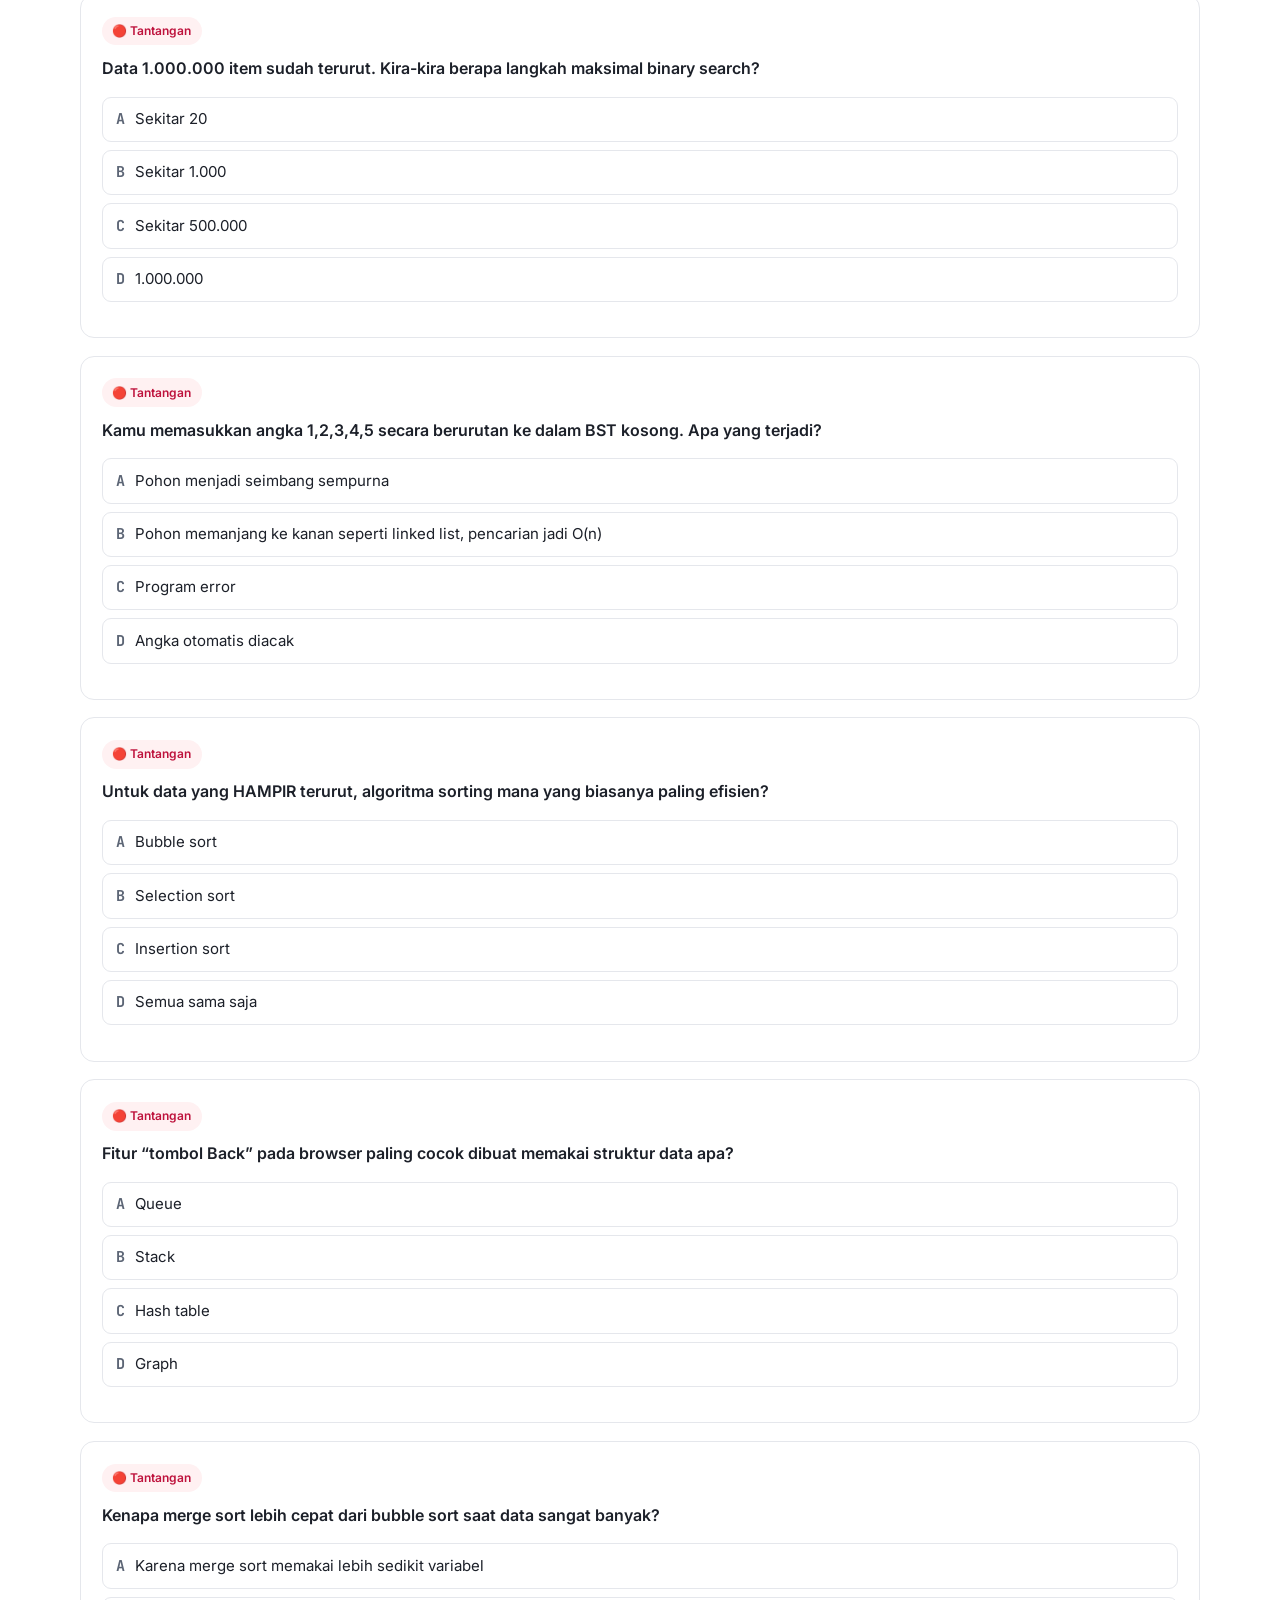
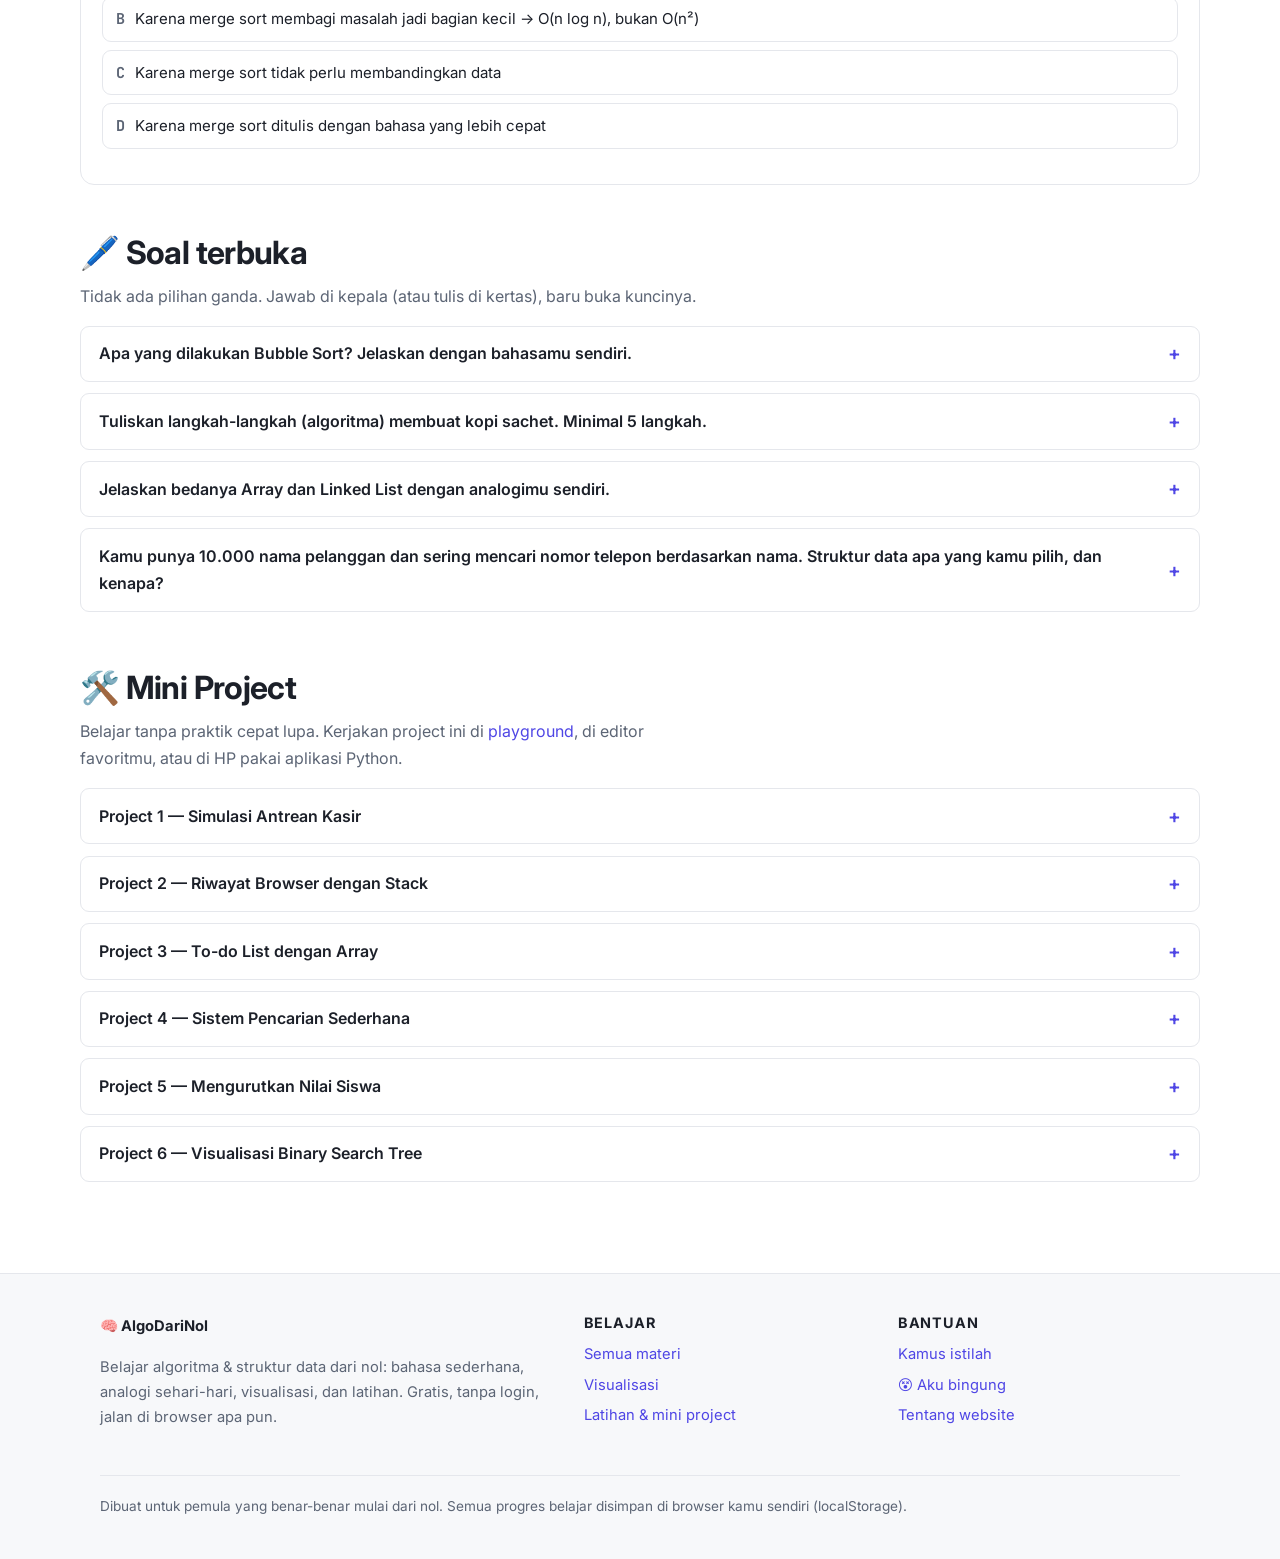
<file: latihan.html>
<!doctype html>
<html lang="id">
  <head>
    <meta charset="UTF-8" />
    <meta name="viewport" content="width=device-width, initial-scale=1.0" />
    <title>Latihan &amp; Mini Project — AlgoDariNol</title>
    <meta name="description" content="Kuis bertingkat (pemula, menengah, tantangan) dan mini project algoritma & struktur data." />
    <meta http-equiv="refresh" content="0; url=index.html#/latihan" />
    <link rel="canonical" href="index.html#/latihan" />
  </head>
  <body>
    <p>Membuka halaman latihan… <a href="index.html#/latihan">Klik di sini kalau tidak berpindah otomatis.</a></p>
    <script>
      location.replace("index.html#/latihan");
    </script>
  </body>
</html>
</file>
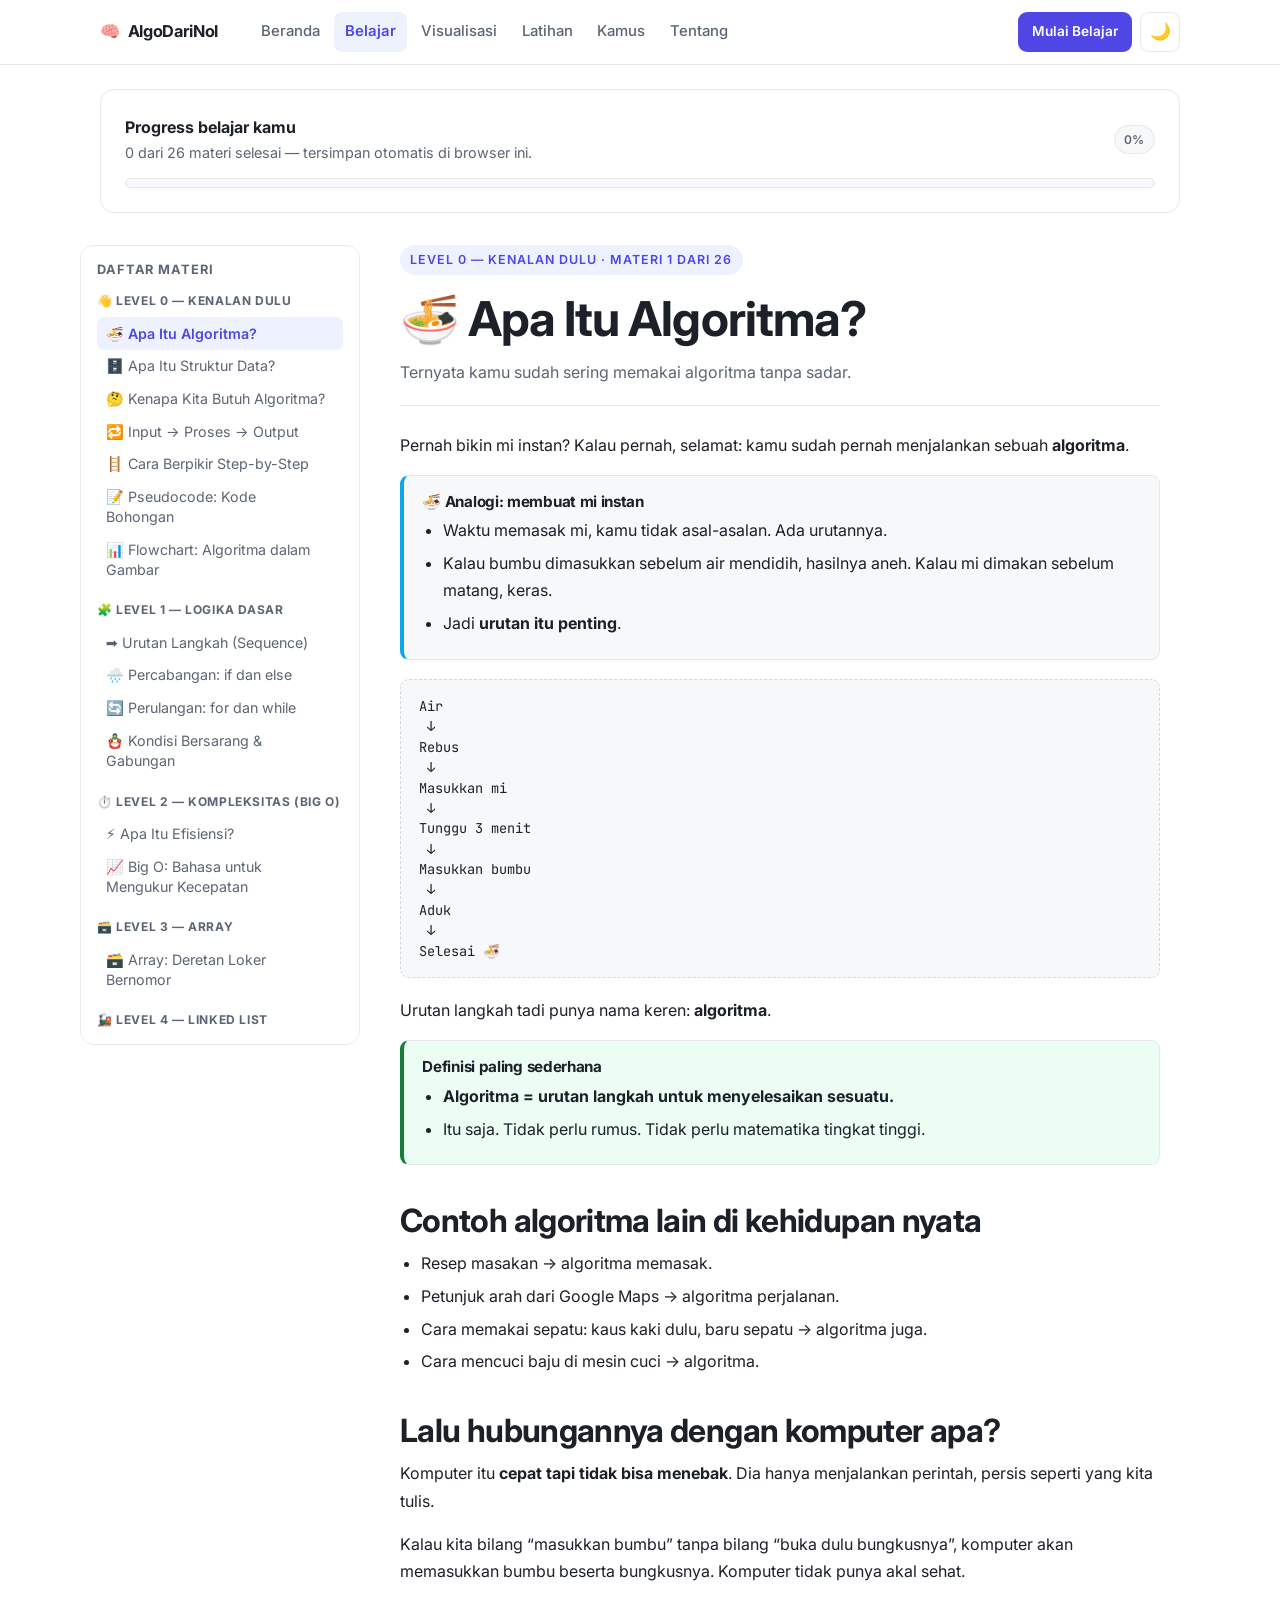
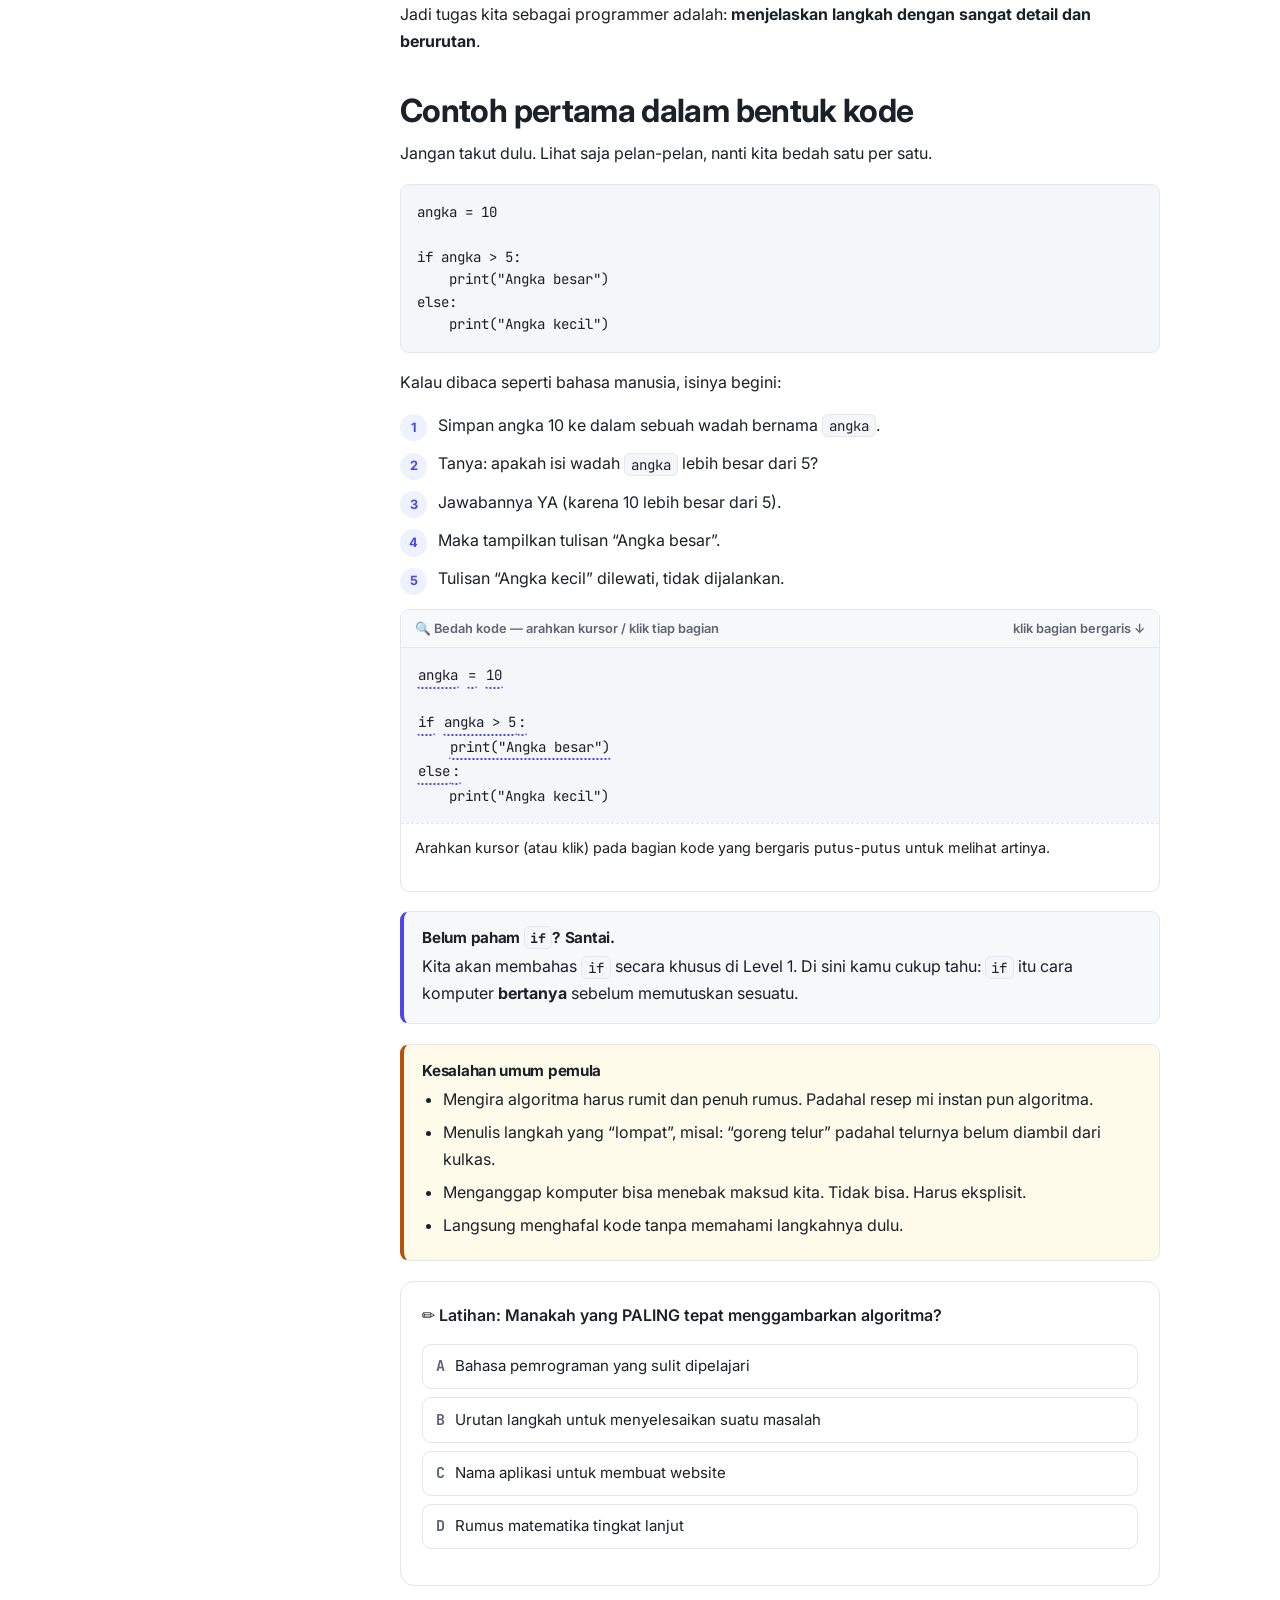
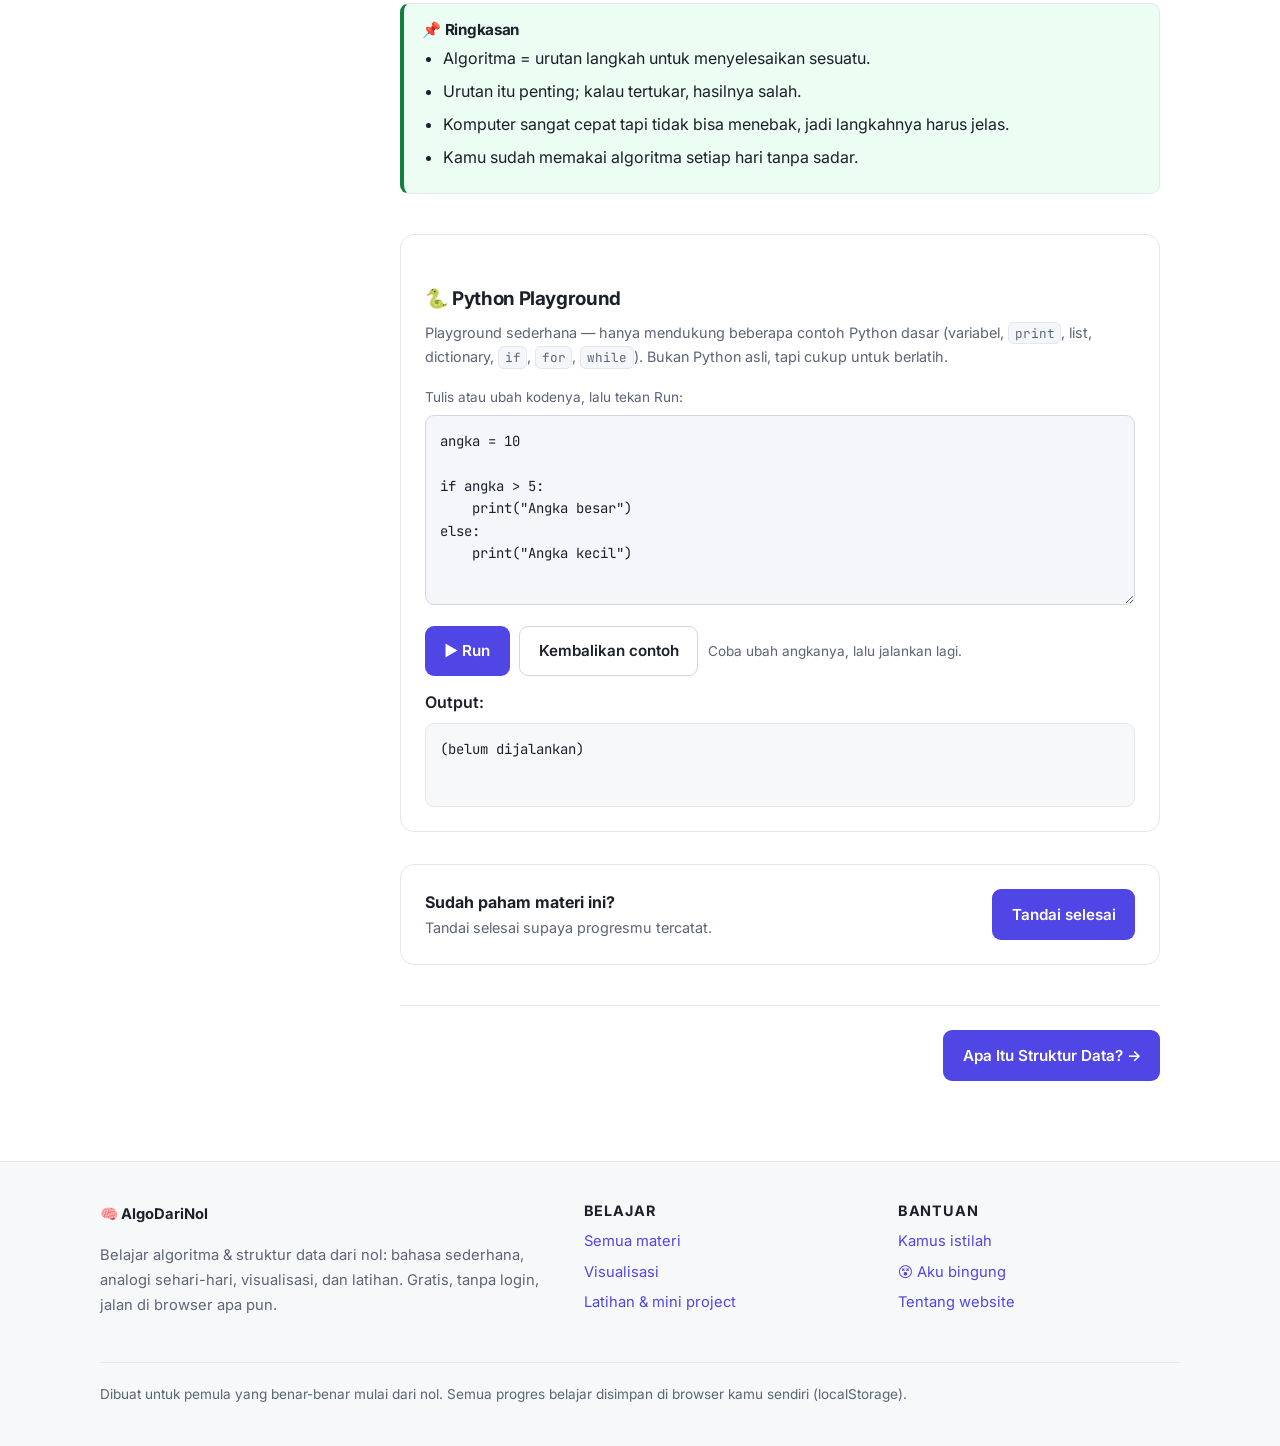
<file: materi.html>
<!doctype html>
<html lang="id">
  <head>
    <meta charset="UTF-8" />
    <meta name="viewport" content="width=device-width, initial-scale=1.0" />
    <title>Belajar — Algoritma &amp; Struktur Data dari Nol</title>
    <meta name="description" content="Materi algoritma dan struktur data dari Level 0 sampai Level 12: analogi, visualisasi, contoh kode, dan latihan." />
    <meta http-equiv="refresh" content="0; url=index.html#/materi" />
    <link rel="canonical" href="index.html#/materi" />
  </head>
  <body>
    <p>Membuka halaman materi… <a href="index.html#/materi">Klik di sini kalau tidak berpindah otomatis.</a></p>
    <script>
      location.replace("index.html#/materi");
    </script>
  </body>
</html>
</file>
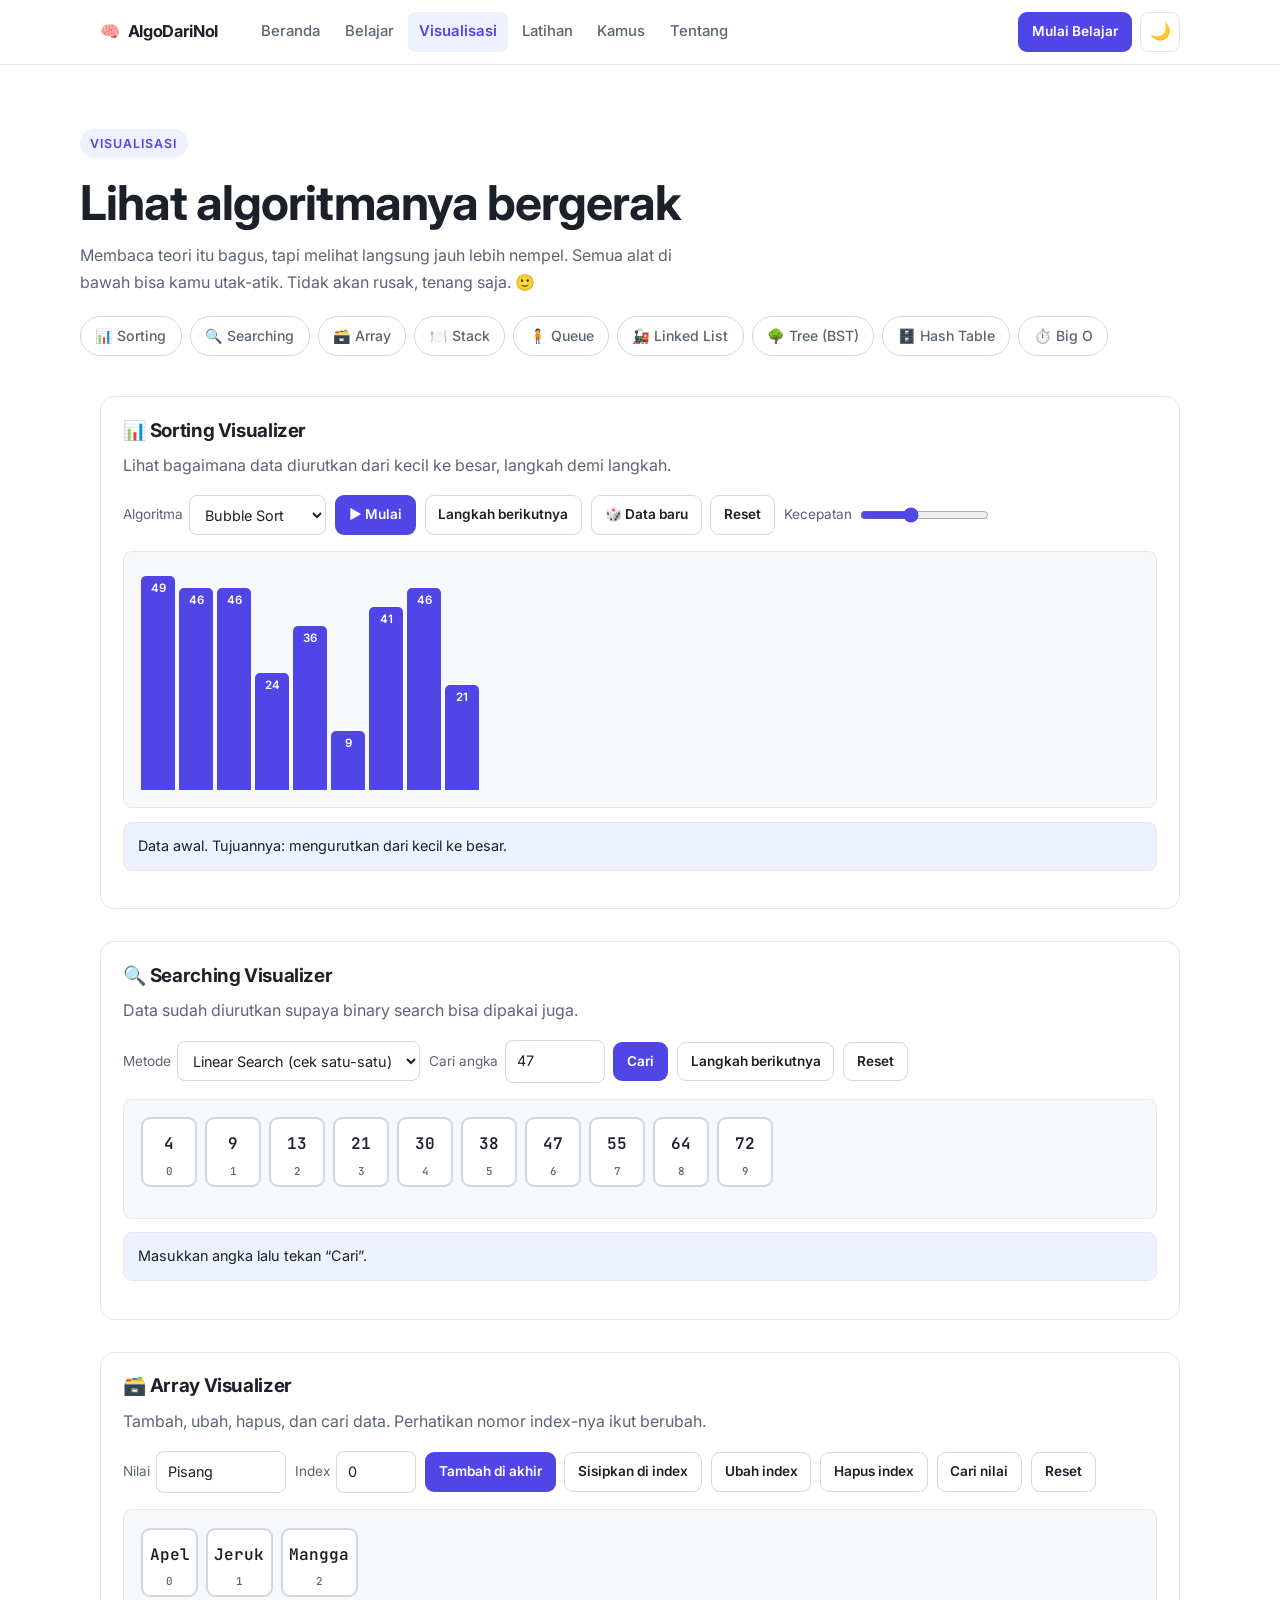
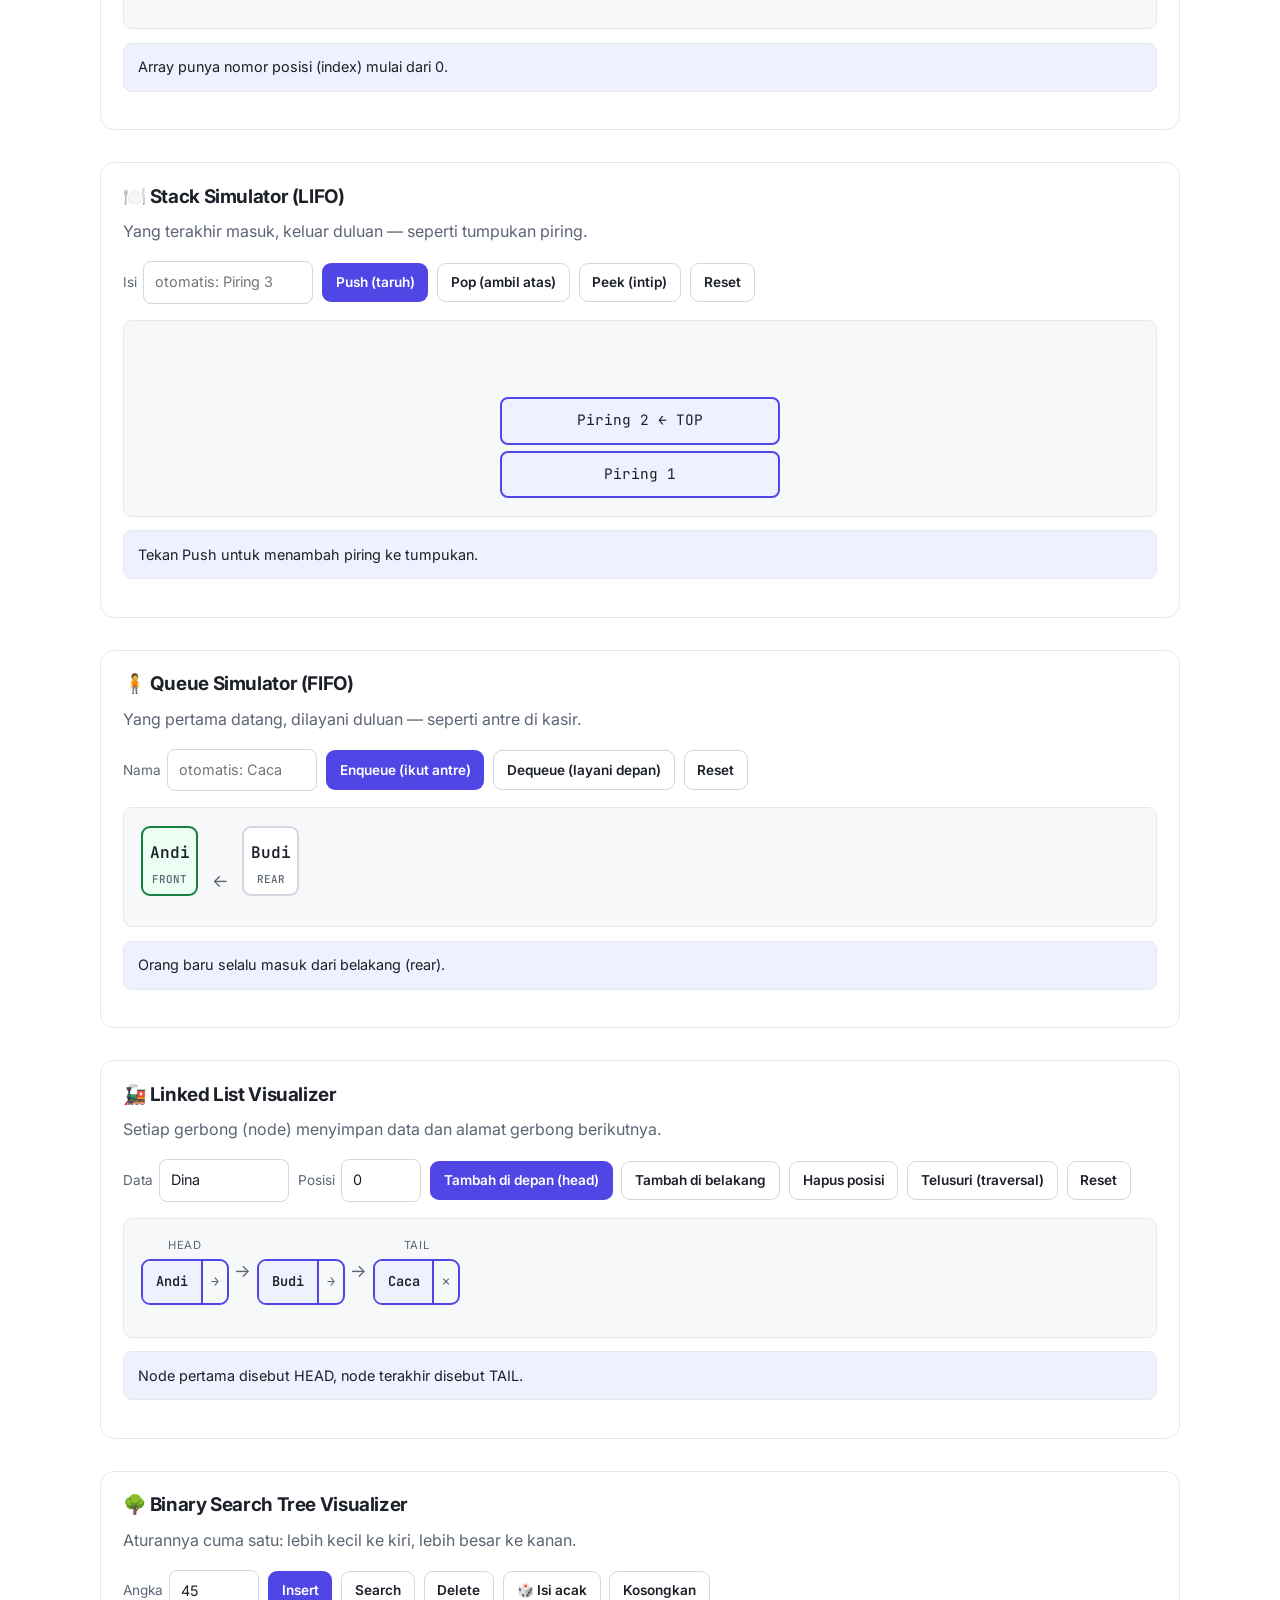
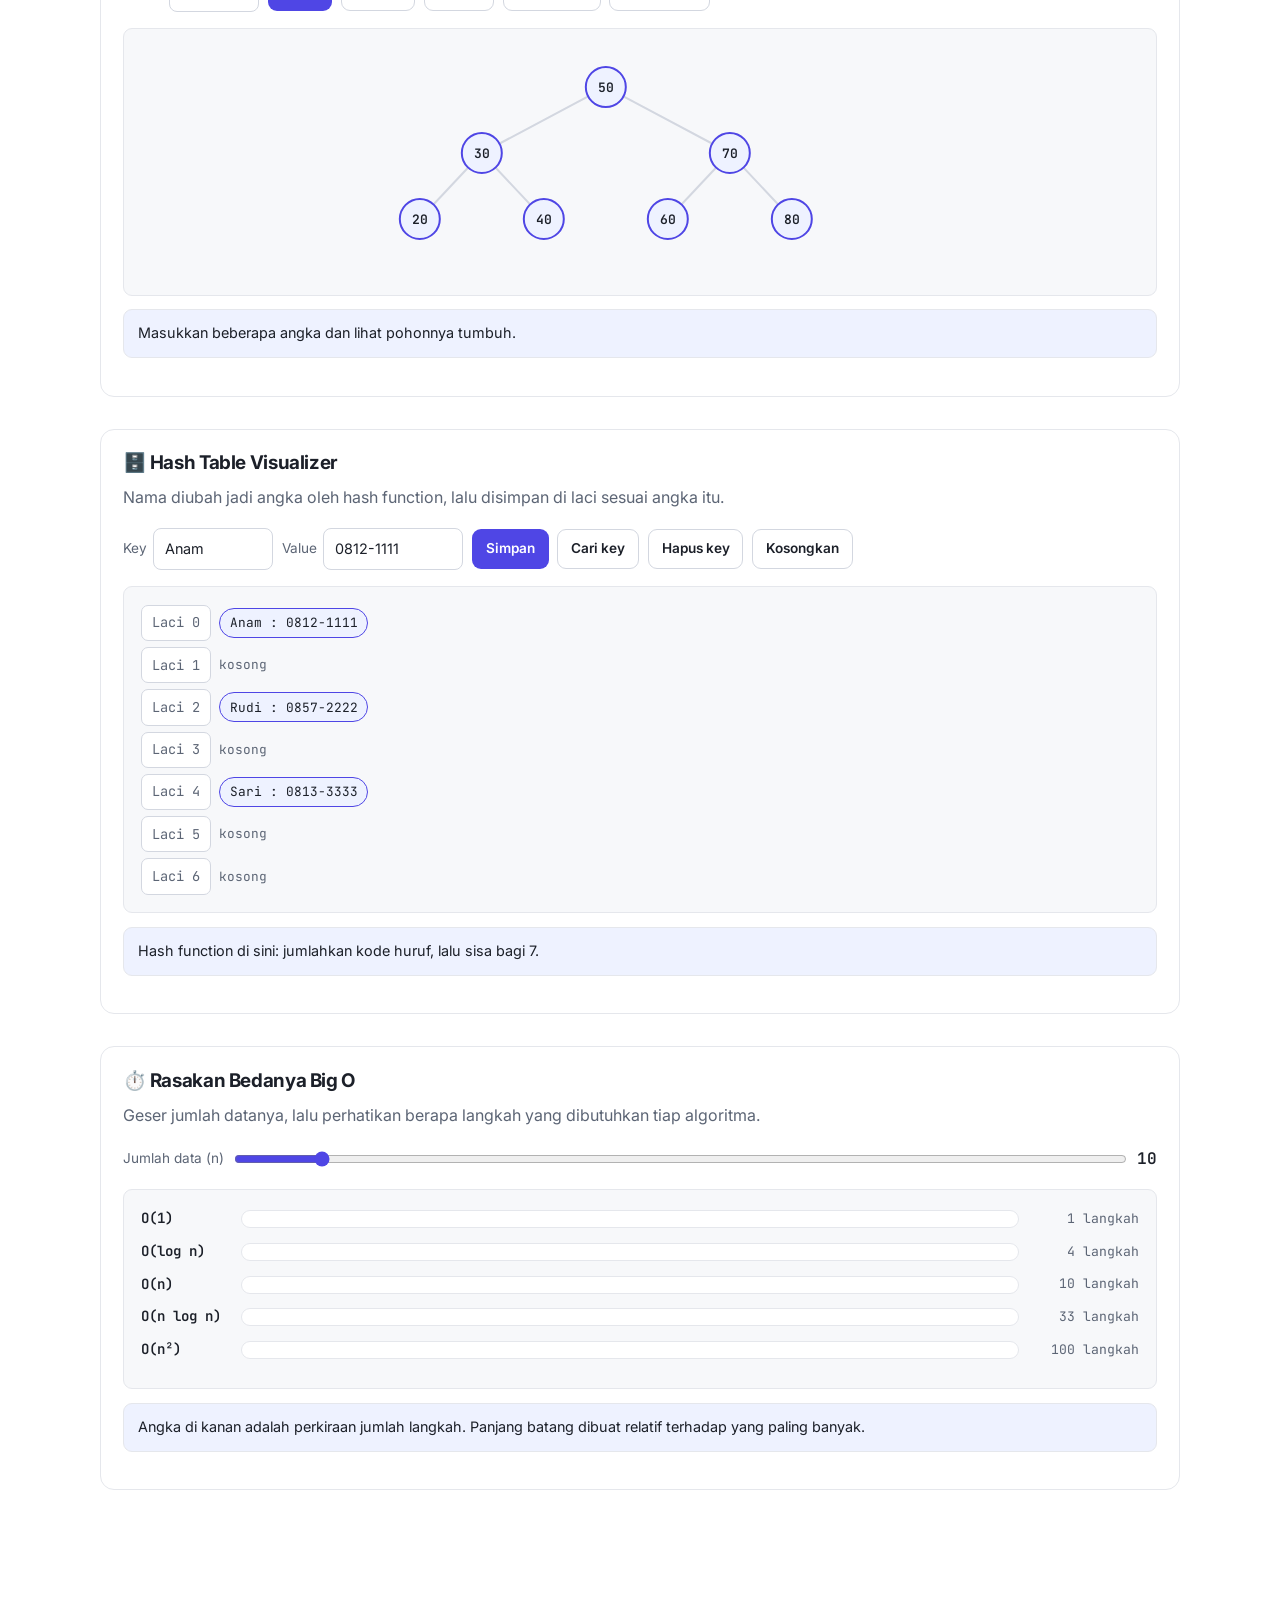
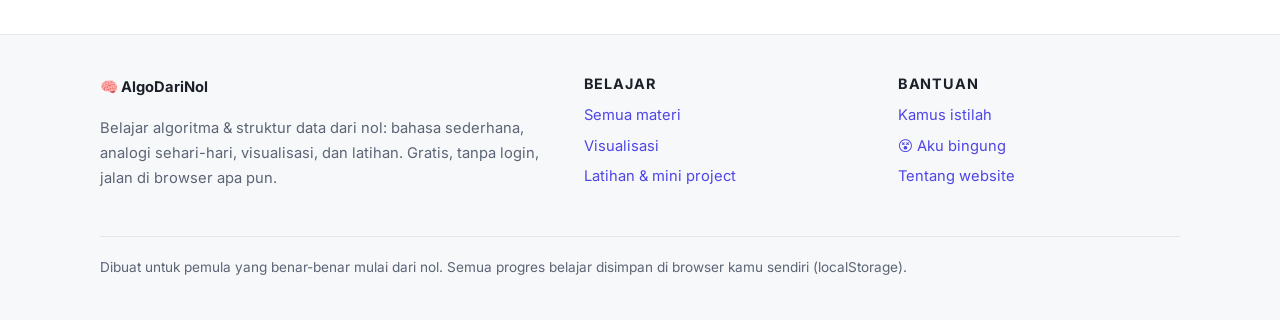
<file: visualisasi.html>
<!doctype html>
<html lang="id">
  <head>
    <meta charset="UTF-8" />
    <meta name="viewport" content="width=device-width, initial-scale=1.0" />
    <title>Visualisasi Interaktif — AlgoDariNol</title>
    <meta name="description" content="Visualisasi interaktif sorting, searching, stack, queue, linked list, tree, hash table, dan Big O." />
    <meta http-equiv="refresh" content="0; url=index.html#/visualisasi" />
    <link rel="canonical" href="index.html#/visualisasi" />
  </head>
  <body>
    <p>Membuka halaman visualisasi… <a href="index.html#/visualisasi">Klik di sini kalau tidak berpindah otomatis.</a></p>
    <script>
      location.replace("index.html#/visualisasi");
    </script>
  </body>
</html>
</file>
<file: css/style.css>
/* =========================================================
   Algoritma & Struktur Data dari Nol
   style.css — satu file, dibagi per bagian supaya mudah dibaca
   1. Variabel warna (light & dark)
   2. Reset & dasar
   3. Komponen umum (tombol, kartu, badge, code)
   4. Navbar & footer
   5. Halaman beranda
   6. Halaman materi (sidebar + isi)
   7. Visualisasi
   8. Latihan & kuis
   9. Responsive
   ========================================================= */

/* ---------- 1. VARIABEL WARNA ---------- */
:root {
  color-scheme: light;
  --bg: #ffffff;
  --bg-soft: #f7f8fa;
  --bg-elevated: #ffffff;
  --text: #1c2029;
  --text-muted: #5c6575;
  --border: #e5e7ec;
  --border-strong: #d3d7e0;
  --scrollbar-track: #f7f8fa;
  --scrollbar-thumb: #cfd5e1;
  --scrollbar-thumb-hover: #9aa3b2;
  --primary: #4f46e5;
  --primary-hover: #4338ca;
  --primary-soft: #eef2ff;
  --primary-text: #ffffff;
  --accent: #0ea5e9;
  --green: #15803d;
  --green-soft: #ecfdf3;
  --amber: #b45309;
  --amber-soft: #fffbeb;
  --red: #be123c;
  --red-soft: #fff1f2;
  --code-bg: #f5f6f9;
  --shadow: 0 1px 2px rgba(16, 24, 40, 0.04), 0 8px 24px rgba(16, 24, 40, 0.05);
  --radius: 14px;
  --radius-sm: 9px;
  --maxw: 1120px;
  --font: "Inter", system-ui, -apple-system, "Segoe UI", Roboto, sans-serif;
  --mono: "JetBrains Mono", ui-monospace, SFMono-Regular, Menlo, monospace;
}

[data-theme="dark"] {
  color-scheme: dark;
  --bg: #0f1116;
  --bg-soft: #151821;
  --bg-elevated: #171a23;
  --text: #e7e9ee;
  --text-muted: #9aa3b2;
  --border: #262a35;
  --border-strong: #333846;
  --scrollbar-track: #171a23;
  --scrollbar-thumb: #333846;
  --scrollbar-thumb-hover: #4d5568;
  --primary: #8b8cf8;
  --primary-hover: #a5a6fb;
  --primary-soft: #1d2032;
  --primary-text: #12131a;
  --accent: #38bdf8;
  --green: #4ade80;
  --green-soft: #12251a;
  --amber: #fbbf24;
  --amber-soft: #2a2110;
  --red: #fb7185;
  --red-soft: #2b1219;
  --code-bg: #12141c;
  --shadow: 0 1px 2px rgba(0, 0, 0, 0.3), 0 10px 30px rgba(0, 0, 0, 0.25);
}

/* ---------- 2. RESET & DASAR ---------- */
*,
*::before,
*::after {
  box-sizing: border-box;
}

html {
  scroll-behavior: smooth;
}

body {
  margin: 0;
  font-family: var(--font);
  background: var(--bg);
  color: var(--text);
  line-height: 1.7;
  font-size: 16px;
  -webkit-font-smoothing: antialiased;
}

h1,
h2,
h3,
h4 {
  line-height: 1.25;
  margin: 0 0 0.6rem;
  font-weight: 700;
  letter-spacing: -0.02em;
}

h1 {
  font-size: clamp(1.9rem, 5vw, 3rem);
}
h2 {
  font-size: clamp(1.4rem, 3.2vw, 2rem);
}
h3 {
  font-size: 1.18rem;
}
h4 {
  font-size: 1.02rem;
}

p {
  margin: 0 0 1rem;
}

a {
  color: var(--primary);
  text-decoration: none;
}
a:hover {
  text-decoration: underline;
}

ul,
ol {
  margin: 0 0 1rem;
  padding-left: 1.3rem;
}
li {
  margin-bottom: 0.35rem;
}

img,
svg {
  max-width: 100%;
}

:focus-visible {
  outline: 3px solid var(--primary);
  outline-offset: 2px;
  border-radius: 4px;
}

.skip-link {
  position: absolute;
  left: -9999px;
  top: 0;
  background: var(--primary);
  color: #fff;
  padding: 0.6rem 1rem;
  z-index: 200;
}
.skip-link:focus {
  left: 8px;
  top: 8px;
}

.container {
  width: 100%;
  max-width: var(--maxw);
  margin: 0 auto;
  padding: 0 1.25rem;
}

.app-main {
  min-height: 70vh;
  outline: none;
}

.section {
  padding: 4rem 0;
}
.section-soft {
  background: var(--bg-soft);
  border-top: 1px solid var(--border);
  border-bottom: 1px solid var(--border);
}
.section-head {
  max-width: 720px;
  margin-bottom: 2rem;
}
.section-head p {
  color: var(--text-muted);
  font-size: 1.03rem;
  margin: 0;
}
.eyebrow {
  display: inline-block;
  font-size: 0.78rem;
  font-weight: 600;
  letter-spacing: 0.08em;
  text-transform: uppercase;
  color: var(--primary);
  background: var(--primary-soft);
  padding: 0.25rem 0.65rem;
  border-radius: 999px;
  margin-bottom: 0.9rem;
}
.muted {
  color: var(--text-muted);
}
.text-center {
  text-align: center;
}

/* ---------- 3. KOMPONEN UMUM ---------- */
.btn {
  display: inline-flex;
  align-items: center;
  gap: 0.45rem;
  font: inherit;
  font-weight: 600;
  font-size: 0.95rem;
  padding: 0.7rem 1.15rem;
  border-radius: var(--radius-sm);
  border: 1px solid transparent;
  background: var(--primary);
  color: var(--primary-text);
  cursor: pointer;
  transition: background 0.15s ease, border-color 0.15s ease,
    transform 0.05s ease;
  text-decoration: none;
  min-height: 44px;
}
.btn:hover {
  background: var(--primary-hover);
  text-decoration: none;
}
.btn:active {
  transform: translateY(1px);
}
.btn-ghost {
  background: transparent;
  color: var(--text);
  border-color: var(--border-strong);
}
.btn-ghost:hover {
  background: var(--bg-soft);
  border-color: var(--primary);
  color: var(--primary);
}
.btn-sm {
  padding: 0.45rem 0.8rem;
  font-size: 0.85rem;
  min-height: 38px;
}
.btn:disabled {
  opacity: 0.5;
  cursor: not-allowed;
}

.card {
  background: var(--bg-elevated);
  border: 1px solid var(--border);
  border-radius: var(--radius);
  padding: 1.5rem;
}
.card h3 {
  margin-top: 0;
}
.card p:last-child {
  margin-bottom: 0;
}

.grid {
  display: grid;
  gap: 1.1rem;
}
.grid-2 {
  grid-template-columns: repeat(2, minmax(0, 1fr));
}
.grid-3 {
  grid-template-columns: repeat(3, minmax(0, 1fr));
}
.grid-4 {
  grid-template-columns: repeat(4, minmax(0, 1fr));
}

.badge {
  display: inline-flex;
  align-items: center;
  gap: 0.3rem;
  font-size: 0.75rem;
  font-weight: 600;
  padding: 0.2rem 0.6rem;
  border-radius: 999px;
  background: var(--bg-soft);
  border: 1px solid var(--border);
  color: var(--text-muted);
}
.badge-green {
  background: var(--green-soft);
  color: var(--green);
  border-color: transparent;
}
.badge-amber {
  background: var(--amber-soft);
  color: var(--amber);
  border-color: transparent;
}
.badge-red {
  background: var(--red-soft);
  color: var(--red);
  border-color: transparent;
}

code {
  font-family: var(--mono);
  font-size: 0.88em;
  background: var(--code-bg);
  border: 1px solid var(--border);
  border-radius: 6px;
  padding: 0.1rem 0.35rem;
}

pre {
  font-family: var(--mono);
  background: var(--code-bg);
  border: 1px solid var(--border);
  border-radius: var(--radius-sm);
  padding: 1rem;
  overflow-x: auto;
  font-size: 0.88rem;
  line-height: 1.6;
  margin: 0 0 1rem;
}
pre code {
  background: none;
  border: none;
  padding: 0;
  font-size: inherit;
}

.ascii {
  font-family: var(--mono);
  white-space: pre;
  overflow-x: auto;
  background: var(--bg-soft);
  border: 1px dashed var(--border-strong);
  border-radius: var(--radius-sm);
  padding: 1rem 1.1rem;
  font-size: 0.85rem;
  line-height: 1.5;
  margin: 0 0 1.2rem;
  color: var(--text);
}

.callout {
  border: 1px solid var(--border);
  border-left: 4px solid var(--primary);
  background: var(--bg-soft);
  border-radius: var(--radius-sm);
  padding: 1rem 1.15rem;
  margin: 0 0 1.2rem;
}
.callout h4 {
  margin: 0 0 0.4rem;
  font-size: 0.95rem;
}
.callout p:last-child,
.callout ul:last-child {
  margin-bottom: 0;
}
.callout-analogi {
  border-left-color: var(--accent);
}
.callout-warn {
  border-left-color: var(--amber);
  background: var(--amber-soft);
}
.callout-ok {
  border-left-color: var(--green);
  background: var(--green-soft);
}

table {
  width: 100%;
  border-collapse: collapse;
  margin-bottom: 1.2rem;
  font-size: 0.93rem;
  display: block;
  overflow-x: auto;
}
th,
td {
  border: 1px solid var(--border);
  padding: 0.6rem 0.8rem;
  text-align: left;
  vertical-align: top;
}
th {
  background: var(--bg-soft);
  font-weight: 600;
}

/* ---------- 4. NAVBAR & FOOTER ---------- */
.site-header {
  position: sticky;
  top: 0;
  z-index: 100;
  background: color-mix(in srgb, var(--bg) 88%, transparent);
  backdrop-filter: blur(10px);
  border-bottom: 1px solid var(--border);
}
.nav {
  display: flex;
  align-items: center;
  gap: 1rem;
  height: 64px;
}
.brand {
  display: inline-flex;
  align-items: center;
  gap: 0.5rem;
  font-weight: 700;
  color: var(--text);
  font-size: 1.02rem;
  letter-spacing: -0.02em;
  white-space: nowrap;
}
.brand:hover {
  text-decoration: none;
  color: var(--primary);
}
.nav-links {
  display: flex;
  align-items: center;
  gap: 0.15rem;
  list-style: none;
  margin: 0 auto 0 1rem;
  padding: 0;
}
.nav-links li {
  margin: 0;
}
.nav-links a {
  display: block;
  padding: 0.45rem 0.7rem;
  border-radius: 8px;
  color: var(--text-muted);
  font-size: 0.93rem;
  font-weight: 500;
}
.nav-links a:hover {
  background: var(--bg-soft);
  color: var(--text);
  text-decoration: none;
}
.nav-links a[aria-current="page"] {
  color: var(--primary);
  background: var(--primary-soft);
  font-weight: 600;
}
.nav-actions {
  display: flex;
  align-items: center;
  gap: 0.5rem;
  margin-left: auto;
}
.icon-btn {
  width: 40px;
  height: 40px;
  display: inline-grid;
  place-items: center;
  border-radius: 9px;
  border: 1px solid var(--border);
  background: var(--bg);
  color: var(--text);
  cursor: pointer;
  font-size: 1.05rem;
  line-height: 1;
}
.icon-btn:hover {
  background: var(--bg-soft);
  border-color: var(--border-strong);
}
.nav-toggle {
  display: none;
}

.site-footer {
  border-top: 1px solid var(--border);
  background: var(--bg-soft);
  margin-top: 4rem;
  padding: 2.5rem 0;
  font-size: 0.92rem;
  color: var(--text-muted);
}
.footer-grid {
  display: grid;
  grid-template-columns: 1.6fr 1fr 1fr;
  gap: 2rem;
}
.footer-grid ul {
  list-style: none;
  padding: 0;
}
.footer-grid h4 {
  color: var(--text);
  font-size: 0.9rem;
  text-transform: uppercase;
  letter-spacing: 0.06em;
}
.footer-bottom {
  border-top: 1px solid var(--border);
  margin-top: 1.8rem;
  padding-top: 1.2rem;
  font-size: 0.85rem;
}

/* ---------- 5. BERANDA ---------- */
.hero {
  padding: 4.5rem 0 3.5rem;
}
.hero-grid {
  display: grid;
  grid-template-columns: 1.15fr 0.85fr;
  gap: 3rem;
  align-items: center;
}
.hero h1 {
  margin-bottom: 1rem;
}
.hero-sub {
  font-size: 1.1rem;
  color: var(--text-muted);
  max-width: 34rem;
  margin-bottom: 1.8rem;
}
.hero-cta {
  display: flex;
  flex-wrap: wrap;
  gap: 0.75rem;
  margin-bottom: 1.6rem;
}
.hero-facts {
  display: flex;
  flex-wrap: wrap;
  gap: 1.4rem;
  font-size: 0.9rem;
  color: var(--text-muted);
}
.flow-box {
  background: var(--bg-elevated);
  border: 1px solid var(--border);
  border-radius: var(--radius);
  padding: 1.8rem;
  box-shadow: var(--shadow);
}
.flow-step {
  display: flex;
  align-items: center;
  gap: 0.9rem;
  border: 1px solid var(--border);
  border-radius: var(--radius-sm);
  padding: 0.85rem 1rem;
  background: var(--bg);
}
.flow-step strong {
  display: block;
  font-size: 0.97rem;
}
.flow-step .ket {
  display: block;
  font-size: 0.85rem;
  color: var(--text-muted);
}
.flow-emoji {
  font-size: 1.4rem;
}
.flow-arrow {
  text-align: center;
  color: var(--text-muted);
  font-size: 1.2rem;
  line-height: 1.6;
}

.step-list {
  counter-reset: langkah;
  list-style: none;
  padding: 0;
}
.step-list li {
  counter-increment: langkah;
  position: relative;
  padding-left: 2.4rem;
  margin-bottom: 0.7rem;
}
.step-list li::before {
  content: counter(langkah);
  position: absolute;
  left: 0;
  top: 0.15rem;
  width: 1.7rem;
  height: 1.7rem;
  display: grid;
  place-items: center;
  border-radius: 50%;
  background: var(--primary-soft);
  color: var(--primary);
  font-size: 0.8rem;
  font-weight: 700;
}

/* Roadmap */
.roadmap {
  display: grid;
  gap: 0.9rem;
}
.level-card {
  display: grid;
  grid-template-columns: 78px 1fr auto;
  gap: 1rem;
  align-items: center;
  background: var(--bg-elevated);
  border: 1px solid var(--border);
  border-radius: var(--radius);
  padding: 1.1rem 1.25rem;
  text-align: left;
  width: 100%;
  font: inherit;
  color: inherit;
  cursor: pointer;
}
.level-card:hover {
  border-color: var(--primary);
  text-decoration: none;
}
.level-tag {
  font-size: 0.72rem;
  font-weight: 700;
  letter-spacing: 0.06em;
  text-transform: uppercase;
  color: var(--primary);
  background: var(--primary-soft);
  border-radius: 999px;
  padding: 0.3rem 0.55rem;
  text-align: center;
}
.level-card h3 {
  margin: 0 0 0.15rem;
  font-size: 1.05rem;
}
.level-card p {
  margin: 0;
  font-size: 0.9rem;
  color: var(--text-muted);
}

/* Progress */
.progress-bar {
  height: 10px;
  background: var(--bg-soft);
  border: 1px solid var(--border);
  border-radius: 999px;
  overflow: hidden;
}
.progress-fill {
  height: 100%;
  background: var(--primary);
  width: 0;
  transition: width 0.35s ease;
}
.progress-wrap {
  display: grid;
  gap: 0.5rem;
}

/* ---------- 6. HALAMAN MATERI ---------- */
.materi-layout {
  display: grid;
  grid-template-columns: 280px minmax(0, 1fr);
  gap: 2.5rem;
  align-items: start;
  padding: 2rem 0 1rem;
}
.sidebar {
  position: sticky;
  top: 80px;
  max-height: calc(100vh - 100px);
  overflow-y: auto;
  border: 1px solid var(--border);
  border-radius: var(--radius);
  background: var(--bg-elevated);
  padding: 1rem;
  scrollbar-width: thin;
  scrollbar-color: var(--scrollbar-thumb) var(--scrollbar-track);
}
.sidebar::-webkit-scrollbar {
  width: 8px;
  background: var(--scrollbar-track);
}
.sidebar::-webkit-scrollbar-track {
  background: var(--scrollbar-track);
  border-radius: var(--radius);
  margin-block: 6px;
}
.sidebar::-webkit-scrollbar-thumb {
  background-color: var(--scrollbar-thumb);
  border-radius: 999px;
  border: 2px solid var(--scrollbar-track);
}
.sidebar::-webkit-scrollbar-thumb:hover {
  background-color: var(--scrollbar-thumb-hover);
}
.sidebar::-webkit-scrollbar-corner {
  background: var(--scrollbar-track);
}
.sidebar h2 {
  font-size: 0.8rem;
  text-transform: uppercase;
  letter-spacing: 0.07em;
  color: var(--text-muted);
  margin: 0 0 0.6rem;
}
.sidebar-level {
  margin-bottom: 0.9rem;
}
.sidebar-level > p {
  font-size: 0.75rem;
  font-weight: 700;
  text-transform: uppercase;
  letter-spacing: 0.05em;
  color: var(--text-muted);
  margin: 0.8rem 0 0.35rem;
}
.sidebar ul {
  list-style: none;
  margin: 0;
  padding: 0;
}
.sidebar li {
  margin: 0;
}
.sidebar a {
  display: flex;
  align-items: center;
  gap: 0.45rem;
  padding: 0.4rem 0.55rem;
  border-radius: 7px;
  font-size: 0.89rem;
  color: var(--text-muted);
  line-height: 1.4;
}
.sidebar a:hover {
  background: var(--bg-soft);
  color: var(--text);
  text-decoration: none;
}
.sidebar a.active {
  background: var(--primary-soft);
  color: var(--primary);
  font-weight: 600;
}
.sidebar a .tick {
  margin-left: auto;
  color: var(--green);
  font-size: 0.8rem;
}

.lesson {
  max-width: 760px;
}
.lesson-head {
  border-bottom: 1px solid var(--border);
  padding-bottom: 1.2rem;
  margin-bottom: 1.6rem;
}
.lesson h2 {
  margin-top: 2.2rem;
}
.lesson h3 {
  margin-top: 1.8rem;
}
.lesson-nav {
  display: flex;
  justify-content: space-between;
  gap: 1rem;
  border-top: 1px solid var(--border);
  margin-top: 2.5rem;
  padding-top: 1.5rem;
  flex-wrap: wrap;
}
.sidebar-drawer-btn {
  display: none;
}

/* Bedah kode */
.bedah {
  border: 1px solid var(--border);
  border-radius: var(--radius-sm);
  overflow: hidden;
  margin-bottom: 1.2rem;
}
.bedah-head {
  background: var(--bg-soft);
  border-bottom: 1px solid var(--border);
  padding: 0.5rem 0.9rem;
  font-size: 0.8rem;
  font-weight: 600;
  color: var(--text-muted);
  display: flex;
  justify-content: space-between;
  gap: 0.5rem;
}
.bedah pre {
  margin: 0;
  border: none;
  border-radius: 0;
}
.bedah-token {
  font: inherit;
  color: inherit;
  background: none;
  border: none;
  border-bottom: 2px dotted var(--primary);
  border-radius: 3px;
  padding: 0 1px;
  margin: 0;
  cursor: help;
  white-space: pre;
  text-align: left;
}
.bedah-token:hover,
.bedah-token:focus,
.bedah-token.aktif {
  background: var(--primary-soft);
  color: var(--primary);
  outline: none;
}
.bedah-ket {
  border-top: 1px dashed var(--border);
  padding: 0.75rem 0.9rem;
  font-size: 0.9rem;
  background: var(--bg-elevated);
  min-height: 3.2rem;
}
.bedah-ket b {
  font-family: var(--mono);
  color: var(--primary);
}

/* Playground */
.playground textarea {
  width: 100%;
  min-height: 190px;
  font-family: var(--mono);
  font-size: 0.87rem;
  line-height: 1.6;
  padding: 0.9rem;
  border-radius: var(--radius-sm);
  border: 1px solid var(--border-strong);
  background: var(--code-bg);
  color: var(--text);
  resize: vertical;
}
.playground-out {
  font-family: var(--mono);
  font-size: 0.87rem;
  white-space: pre-wrap;
  background: var(--bg-soft);
  border: 1px solid var(--border);
  border-radius: var(--radius-sm);
  padding: 0.9rem;
  min-height: 84px;
  overflow-x: auto;
}
.playground-row {
  display: flex;
  gap: 0.6rem;
  flex-wrap: wrap;
  margin: 0.8rem 0;
  align-items: center;
}

/* ---------- 7. VISUALISASI ---------- */
.viz {
  border: 1px solid var(--border);
  border-radius: var(--radius);
  background: var(--bg-elevated);
  padding: 1.35rem;
  margin-bottom: 2rem;
}
.viz h3 {
  margin-top: 0;
}
.viz-controls {
  display: flex;
  flex-wrap: wrap;
  gap: 0.55rem;
  align-items: center;
  margin-bottom: 1rem;
}
.viz-controls label {
  font-size: 0.85rem;
  color: var(--text-muted);
  display: inline-flex;
  align-items: center;
  gap: 0.4rem;
}
input[type="text"],
input[type="number"],
select {
  font: inherit;
  font-size: 0.9rem;
  padding: 0.5rem 0.7rem;
  border-radius: 8px;
  border: 1px solid var(--border-strong);
  background: var(--bg);
  color: var(--text);
  min-height: 40px;
}
input[type="range"] {
  accent-color: var(--primary);
}
.viz-stage {
  background: var(--bg-soft);
  border: 1px solid var(--border);
  border-radius: var(--radius-sm);
  padding: 1.1rem;
  overflow-x: auto;
  min-height: 120px;
}
.viz-log {
  font-size: 0.9rem;
  margin-top: 0.85rem;
  padding: 0.7rem 0.9rem;
  border-radius: var(--radius-sm);
  background: var(--primary-soft);
  color: var(--text);
  border: 1px solid var(--border);
}

/* Bar untuk sorting */
.bars {
  display: flex;
  align-items: flex-end;
  gap: 4px;
  height: 220px;
  min-width: max-content;
}
.bar {
  width: 34px;
  background: var(--primary);
  border-radius: 5px 5px 0 0;
  display: flex;
  align-items: flex-start;
  justify-content: center;
  color: var(--primary-text);
  font-size: 0.72rem;
  font-weight: 600;
  padding-top: 3px;
  transition: height 0.2s ease, background 0.2s ease;
}
.bar.compare {
  background: var(--amber);
}
.bar.swap {
  background: var(--red);
}
.bar.done {
  background: var(--green);
}

/* Kotak untuk array/search/stack/queue */
.cells {
  display: flex;
  gap: 8px;
  min-width: max-content;
  align-items: flex-end;
}
.cell {
  min-width: 56px;
  padding: 0.7rem 0.4rem 0.3rem;
  border: 2px solid var(--border-strong);
  border-radius: 9px;
  background: var(--bg);
  text-align: center;
  font-weight: 600;
  font-family: var(--mono);
  transition: all 0.2s ease;
}
.cell .idx {
  display: block;
  font-size: 0.68rem;
  font-weight: 500;
  color: var(--text-muted);
  margin-top: 0.25rem;
}
.cell.aktif {
  border-color: var(--amber);
  background: var(--amber-soft);
}
.cell.ketemu {
  border-color: var(--green);
  background: var(--green-soft);
}
.cell.buang {
  opacity: 0.35;
}
.cell.baru {
  animation: masuk 0.35s ease;
}
@keyframes masuk {
  from {
    transform: translateY(-10px) scale(0.9);
    opacity: 0;
  }
}

/* Stack */
.stack-box {
  display: flex;
  flex-direction: column-reverse;
  gap: 6px;
  align-items: center;
  min-height: 160px;
  justify-content: flex-start;
}
.stack-item {
  width: min(280px, 90%);
  text-align: center;
  padding: 0.6rem;
  border: 2px solid var(--primary);
  background: var(--primary-soft);
  color: var(--text);
  border-radius: 8px;
  font-family: var(--mono);
  font-size: 0.9rem;
  animation: masuk 0.3s ease;
}
.stack-item.top {
  border-color: var(--green);
  background: var(--green-soft);
}

/* Linked list */
.nodes {
  display: flex;
  align-items: center;
  gap: 0;
  min-width: max-content;
}
.node {
  display: flex;
  border: 2px solid var(--primary);
  border-radius: 9px;
  overflow: hidden;
  font-family: var(--mono);
  font-size: 0.85rem;
  animation: masuk 0.3s ease;
}
.node .data {
  padding: 0.6rem 0.8rem;
  background: var(--primary-soft);
  font-weight: 600;
}
.node .next {
  padding: 0.6rem 0.5rem;
  border-left: 2px solid var(--primary);
  color: var(--text-muted);
}
.node-arrow {
  color: var(--text-muted);
  padding: 0 0.35rem;
  font-size: 1.1rem;
}
.node-label {
  font-size: 0.7rem;
  text-transform: uppercase;
  letter-spacing: 0.05em;
  color: var(--text-muted);
  text-align: center;
  margin-bottom: 0.2rem;
}

/* Tree */
.tree-svg {
  width: 100%;
  min-width: 520px;
  height: 300px;
}
.tree-node circle {
  fill: var(--primary-soft);
  stroke: var(--primary);
  stroke-width: 2;
  transition: all 0.2s ease;
}
.tree-node.aktif circle {
  fill: var(--amber-soft);
  stroke: var(--amber);
}
.tree-node.ketemu circle {
  fill: var(--green-soft);
  stroke: var(--green);
}
.tree-node text {
  fill: var(--text);
  font-size: 13px;
  font-weight: 600;
  text-anchor: middle;
  dominant-baseline: central;
  font-family: var(--mono);
}
.tree-edge {
  stroke: var(--border-strong);
  stroke-width: 2;
}

/* Hash table & kompleksitas */
.buckets {
  display: grid;
  gap: 6px;
}
.bucket {
  display: grid;
  grid-template-columns: 70px 1fr;
  gap: 8px;
  align-items: center;
  font-family: var(--mono);
  font-size: 0.85rem;
}
.bucket-id {
  background: var(--bg);
  border: 1px solid var(--border-strong);
  border-radius: 7px;
  padding: 0.35rem;
  text-align: center;
  color: var(--text-muted);
}
.bucket-items {
  display: flex;
  gap: 6px;
  flex-wrap: wrap;
  min-height: 34px;
  align-items: center;
}
.chip {
  background: var(--primary-soft);
  border: 1px solid var(--primary);
  color: var(--text);
  border-radius: 999px;
  padding: 0.2rem 0.6rem;
  font-size: 0.8rem;
}
.chip.tabrakan {
  background: var(--amber-soft);
  border-color: var(--amber);
}

.bigo-row {
  display: grid;
  grid-template-columns: 90px 1fr 110px;
  gap: 0.6rem;
  align-items: center;
  margin-bottom: 0.55rem;
  font-size: 0.88rem;
}
.bigo-track {
  background: var(--bg);
  border: 1px solid var(--border);
  border-radius: 999px;
  height: 18px;
  overflow: hidden;
}
.bigo-fill {
  height: 100%;
  border-radius: 999px;
  transition: width 0.4s ease;
}
.bigo-name {
  font-family: var(--mono);
  font-weight: 600;
}
.bigo-val {
  text-align: right;
  font-family: var(--mono);
  color: var(--text-muted);
  font-size: 0.82rem;
}

/* ---------- 8. LATIHAN & KUIS ---------- */
.quiz {
  border: 1px solid var(--border);
  border-radius: var(--radius);
  background: var(--bg-elevated);
  padding: 1.3rem;
  margin-bottom: 1.1rem;
}
.quiz-q {
  font-weight: 600;
  margin-bottom: 0.9rem;
}
.quiz-opsi {
  display: grid;
  gap: 0.5rem;
  margin-bottom: 0.9rem;
}
.opsi {
  display: flex;
  gap: 0.6rem;
  align-items: flex-start;
  border: 1px solid var(--border);
  border-radius: var(--radius-sm);
  padding: 0.65rem 0.85rem;
  background: var(--bg);
  cursor: pointer;
  font-size: 0.94rem;
  text-align: left;
  width: 100%;
  font-family: inherit;
  color: inherit;
  line-height: 1.5;
}
.opsi:hover {
  border-color: var(--primary);
  background: var(--bg-soft);
}
.opsi .huruf {
  font-weight: 700;
  color: var(--text-muted);
  font-family: var(--mono);
}
.opsi.benar {
  border-color: var(--green);
  background: var(--green-soft);
}
.opsi.salah {
  border-color: var(--red);
  background: var(--red-soft);
}
.opsi[disabled] {
  cursor: default;
}
.quiz-jawab {
  font-size: 0.92rem;
  border-radius: var(--radius-sm);
  padding: 0.8rem 0.95rem;
  border: 1px solid var(--border);
  background: var(--bg-soft);
}
.quiz-jawab.ok {
  border-color: var(--green);
  background: var(--green-soft);
}
.quiz-jawab.no {
  border-color: var(--red);
  background: var(--red-soft);
}
.hidden {
  display: none !important;
}

details.akordeon {
  border: 1px solid var(--border);
  border-radius: var(--radius-sm);
  padding: 0.85rem 1.1rem;
  margin-bottom: 0.7rem;
  background: var(--bg-elevated);
}
details.akordeon[open] {
  border-color: var(--primary);
}
details.akordeon summary {
  cursor: pointer;
  font-weight: 600;
  list-style: none;
  display: flex;
  justify-content: space-between;
  gap: 1rem;
  align-items: center;
}
details.akordeon summary::-webkit-details-marker {
  display: none;
}
details.akordeon summary::after {
  content: "+";
  color: var(--primary);
  font-size: 1.2rem;
  line-height: 1;
}
details.akordeon[open] summary::after {
  content: "−";
}
details.akordeon .isi {
  padding-top: 0.9rem;
}

.filter-row {
  display: flex;
  gap: 0.5rem;
  flex-wrap: wrap;
  margin-bottom: 1.5rem;
}
.filter-btn {
  font: inherit;
  font-size: 0.88rem;
  font-weight: 500;
  padding: 0.45rem 0.9rem;
  border-radius: 999px;
  border: 1px solid var(--border-strong);
  background: var(--bg);
  color: var(--text-muted);
  cursor: pointer;
  min-height: 40px;
  display: inline-flex;
  align-items: center;
  text-decoration: none;
}
.filter-btn:hover {
  border-color: var(--primary);
  color: var(--primary);
  text-decoration: none;
}
.filter-btn[aria-pressed="true"] {
  background: var(--primary);
  border-color: var(--primary);
  color: var(--primary-text);
}

/* Kamus */
.kamus-item {
  border-bottom: 1px solid var(--border);
  padding: 1.1rem 0;
}
.kamus-item:last-child {
  border-bottom: none;
}
.kamus-item h3 {
  margin: 0 0 0.25rem;
  font-size: 1.02rem;
}
.kamus-item p {
  margin: 0;
  color: var(--text-muted);
}
.kamus-item .analogi-kecil {
  margin-top: 0.4rem;
  font-size: 0.9rem;
  color: var(--text);
  background: var(--bg-soft);
  border-left: 3px solid var(--accent);
  padding: 0.35rem 0.7rem;
  border-radius: 0 6px 6px 0;
}

/* ---------- 9. RESPONSIVE ---------- */
@media (max-width: 960px) {
  .hero-grid {
    grid-template-columns: 1fr;
    gap: 2rem;
  }
  .grid-4 {
    grid-template-columns: repeat(2, minmax(0, 1fr));
  }
  .grid-3 {
    grid-template-columns: repeat(2, minmax(0, 1fr));
  }
  .materi-layout {
    grid-template-columns: 1fr;
  }
  .sidebar {
    position: fixed;
    inset: 0 auto 0 0;
    width: min(320px, 86vw);
    max-height: 100vh;
    border-radius: 0;
    border-width: 0 1px 0 0;
    z-index: 120;
    transform: translateX(-102%);
    transition: transform 0.25s ease;
    box-shadow: var(--shadow);
  }
  .sidebar.buka {
    transform: translateX(0);
  }
  .sidebar-drawer-btn {
    display: inline-flex;
  }
  .overlay {
    position: fixed;
    inset: 0;
    background: rgba(10, 12, 18, 0.45);
    z-index: 110;
  }
}

@media (max-width: 760px) {
  .nav-toggle {
    display: inline-grid;
  }
  .nav-links {
    position: absolute;
    top: 64px;
    left: 0;
    right: 0;
    flex-direction: column;
    align-items: stretch;
    gap: 0.15rem;
    background: var(--bg);
    border-bottom: 1px solid var(--border);
    padding: 0.7rem 1.25rem 1.1rem;
    margin: 0;
    box-shadow: var(--shadow);
    display: none;
  }
  .nav-links.buka {
    display: flex;
  }
  .nav-links a {
    padding: 0.7rem;
    font-size: 1rem;
  }
  .nav-actions {
    margin-left: auto;
  }
  .nav-cta {
    display: none;
  }
  .grid-2,
  .grid-3,
  .grid-4 {
    grid-template-columns: 1fr;
  }
  .footer-grid {
    grid-template-columns: 1fr;
    gap: 1.5rem;
  }
  .level-card {
    grid-template-columns: 1fr;
    gap: 0.5rem;
  }
  .level-tag {
    justify-self: start;
    padding: 0.25rem 0.7rem;
  }
  .section {
    padding: 2.8rem 0;
  }
  .hero {
    padding: 2.5rem 0;
  }
  .bigo-row {
    grid-template-columns: 74px 1fr;
  }
  .bigo-val {
    grid-column: 2;
    text-align: left;
  }
}

@media (prefers-reduced-motion: reduce) {
  * {
    animation-duration: 0.001ms !important;
    transition-duration: 0.001ms !important;
  }
  html {
    scroll-behavior: auto;
  }
}
</file>
